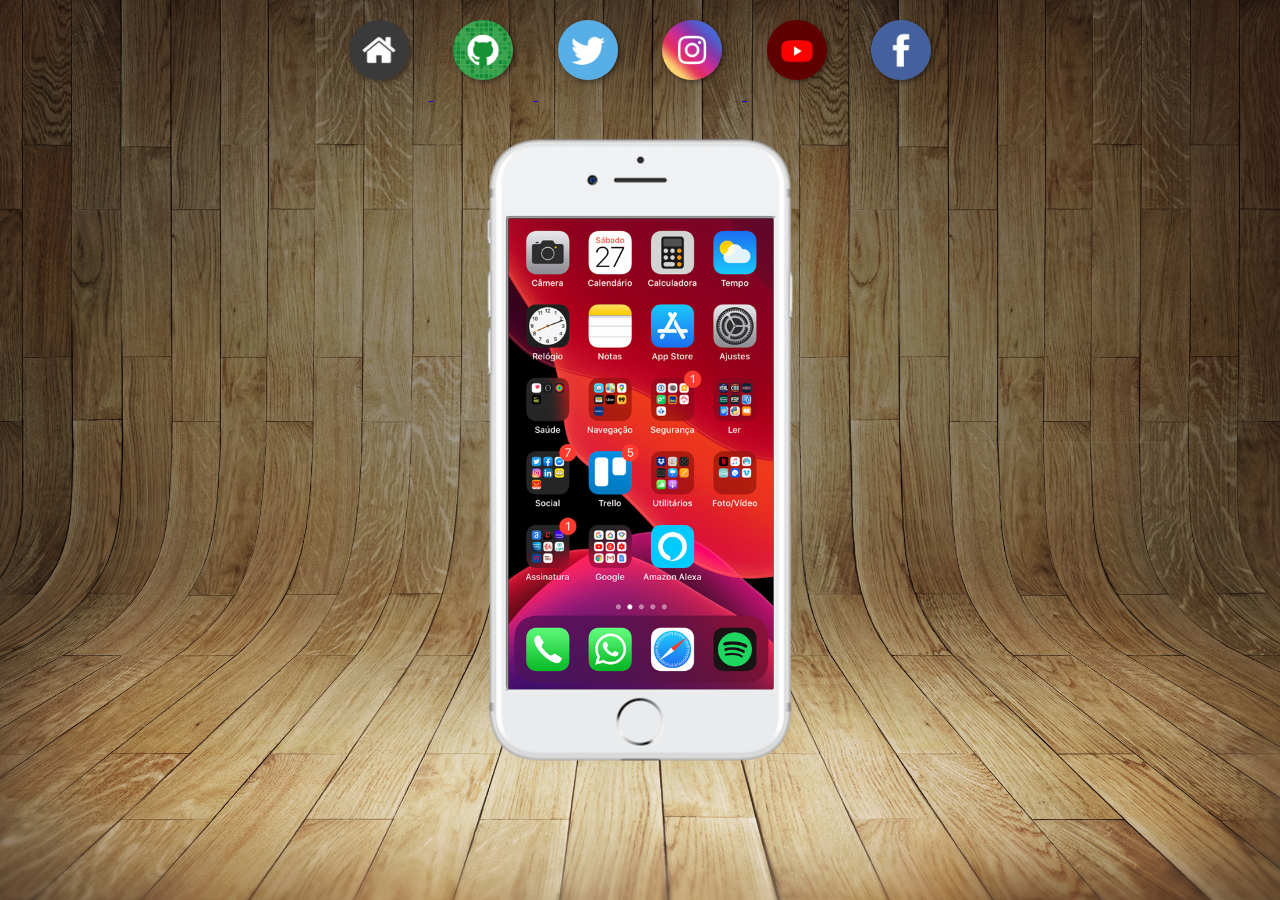
<file: index.html>
<!DOCTYPE html>
<html lang="pt-br">
<head>
    <meta charset="UTF-8">
    <meta http-equiv="X-UA-Compatible" content="IE=edge">
    <meta name="viewport" content="width=device-width, initial-scale=1.0">
    <link rel="shortcut icon" href="favicon.ico" type="image/x-icon">
    <link rel="stylesheet" href="estilos/style.css">
    <title>Projeto redes sociais</title>
</head>
<body>
    <main>
        <section id="telefone">
            <iframe src="home.html" name="tela" id="tela">
                Seu navegador não é compatível com isso.
            </iframe>
        </section>

        <section id="redes-sociais">
            <a href="home.html" target="tela"> <img src="imagens/logo-home.jpg" alt="home"> </a> 

            <a href="github.html" target="tela"> <img src="imagens/logo-github.jpg" alt="github"> </a> 

            <a href="twiter.html" target="tela"> <img src="imagens/logo-twitter.jpg" alt="twiter"></a> 

            <a href="instagram.html" target="tela"> <img src="imagens/logo-instagram.jpg" alt="instagram"> </a> 

            <a href="youtube.html" target="tela"> <img src="imagens/logo-youtube.jpg" alt="youtube"></a>
            

            <a href="facebook.html" target="tela"> <img src="imagens/logo-facebook.jpg" alt="facebook"></a>


        </section>
    </main>
</body>
</html>
</file>
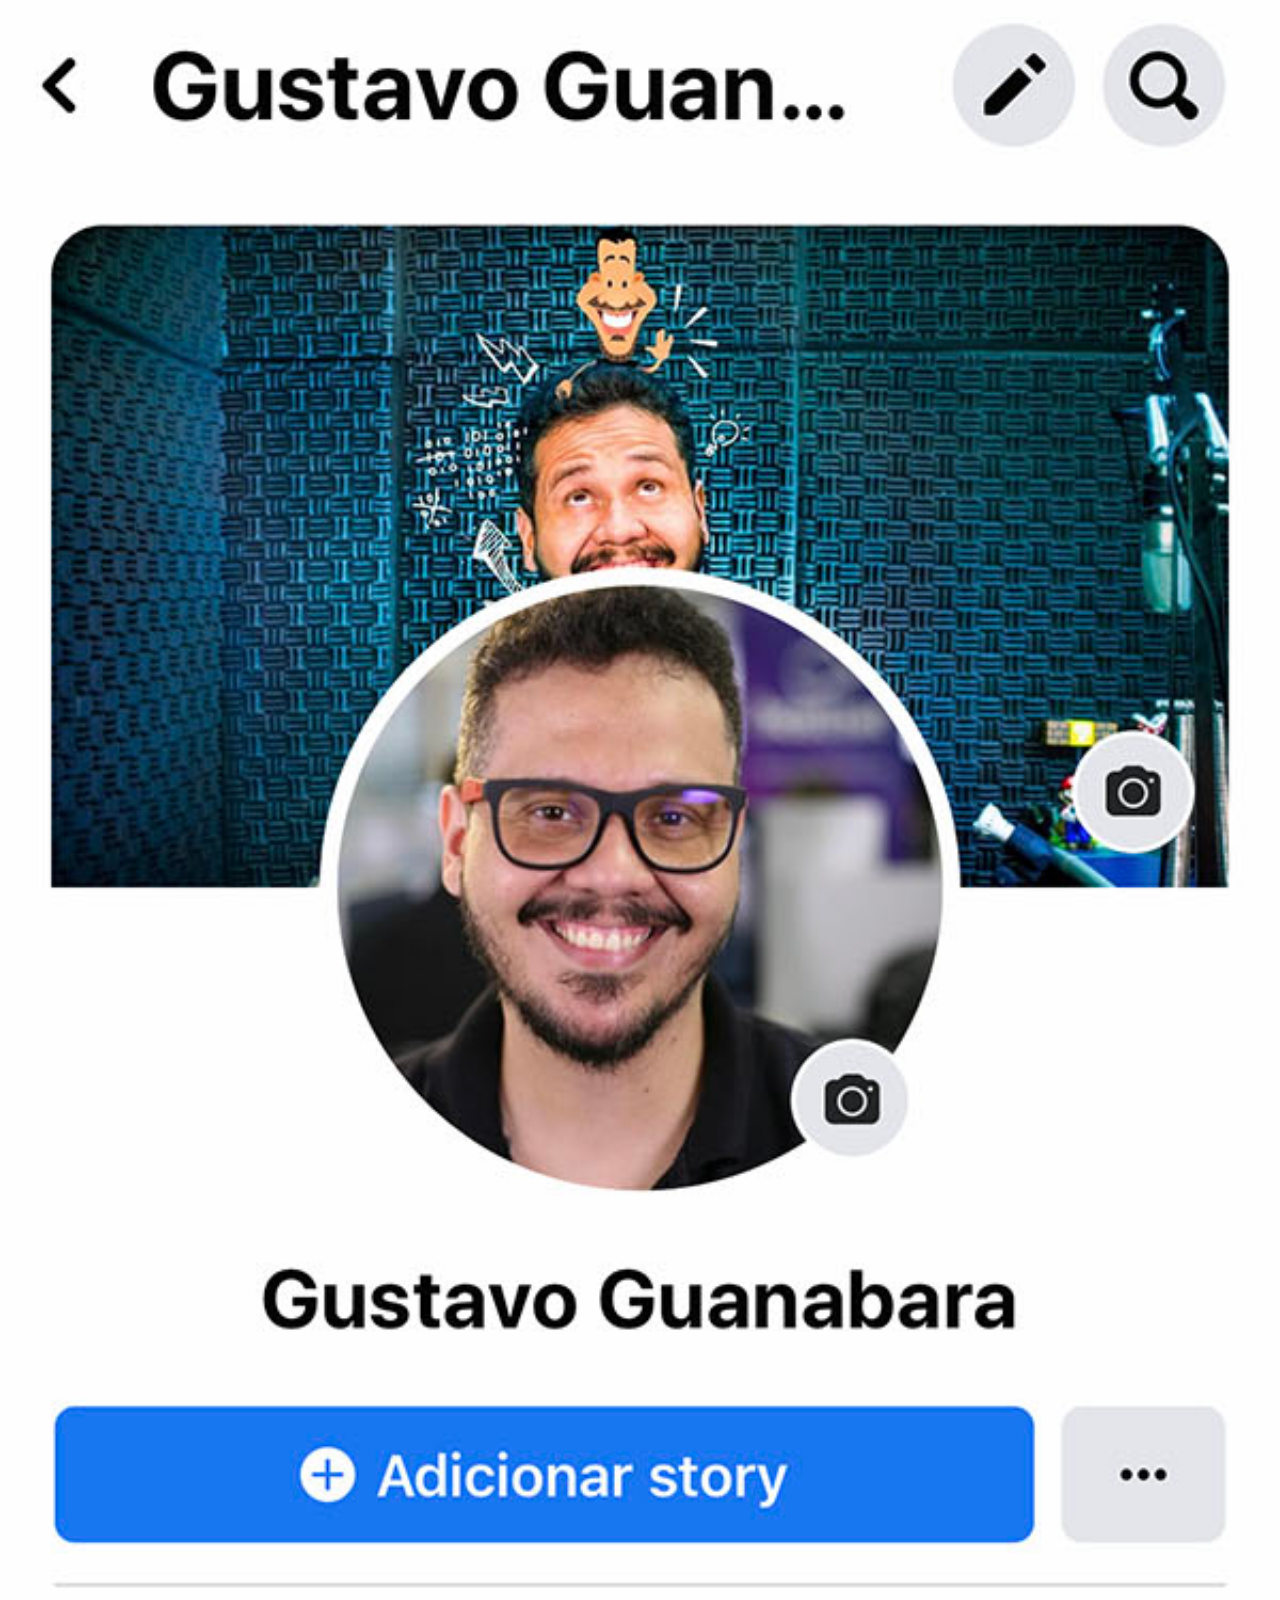
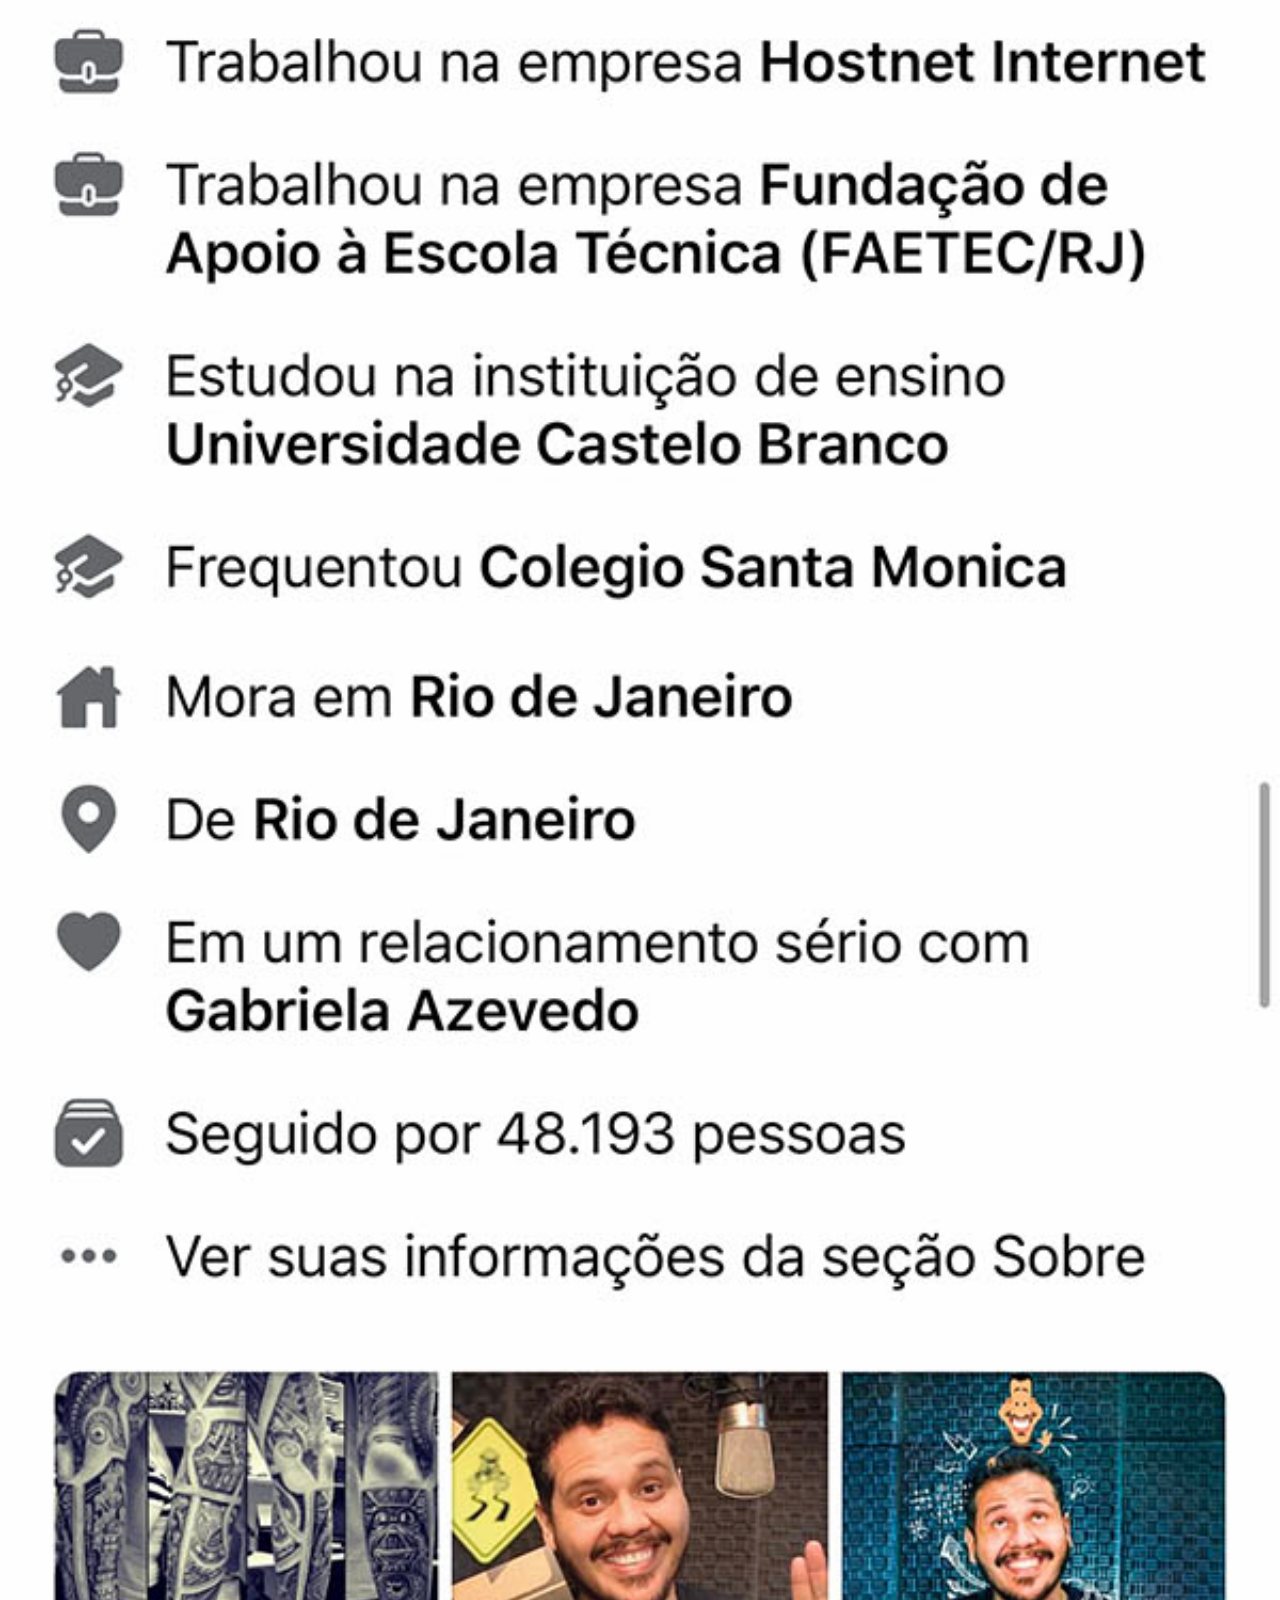
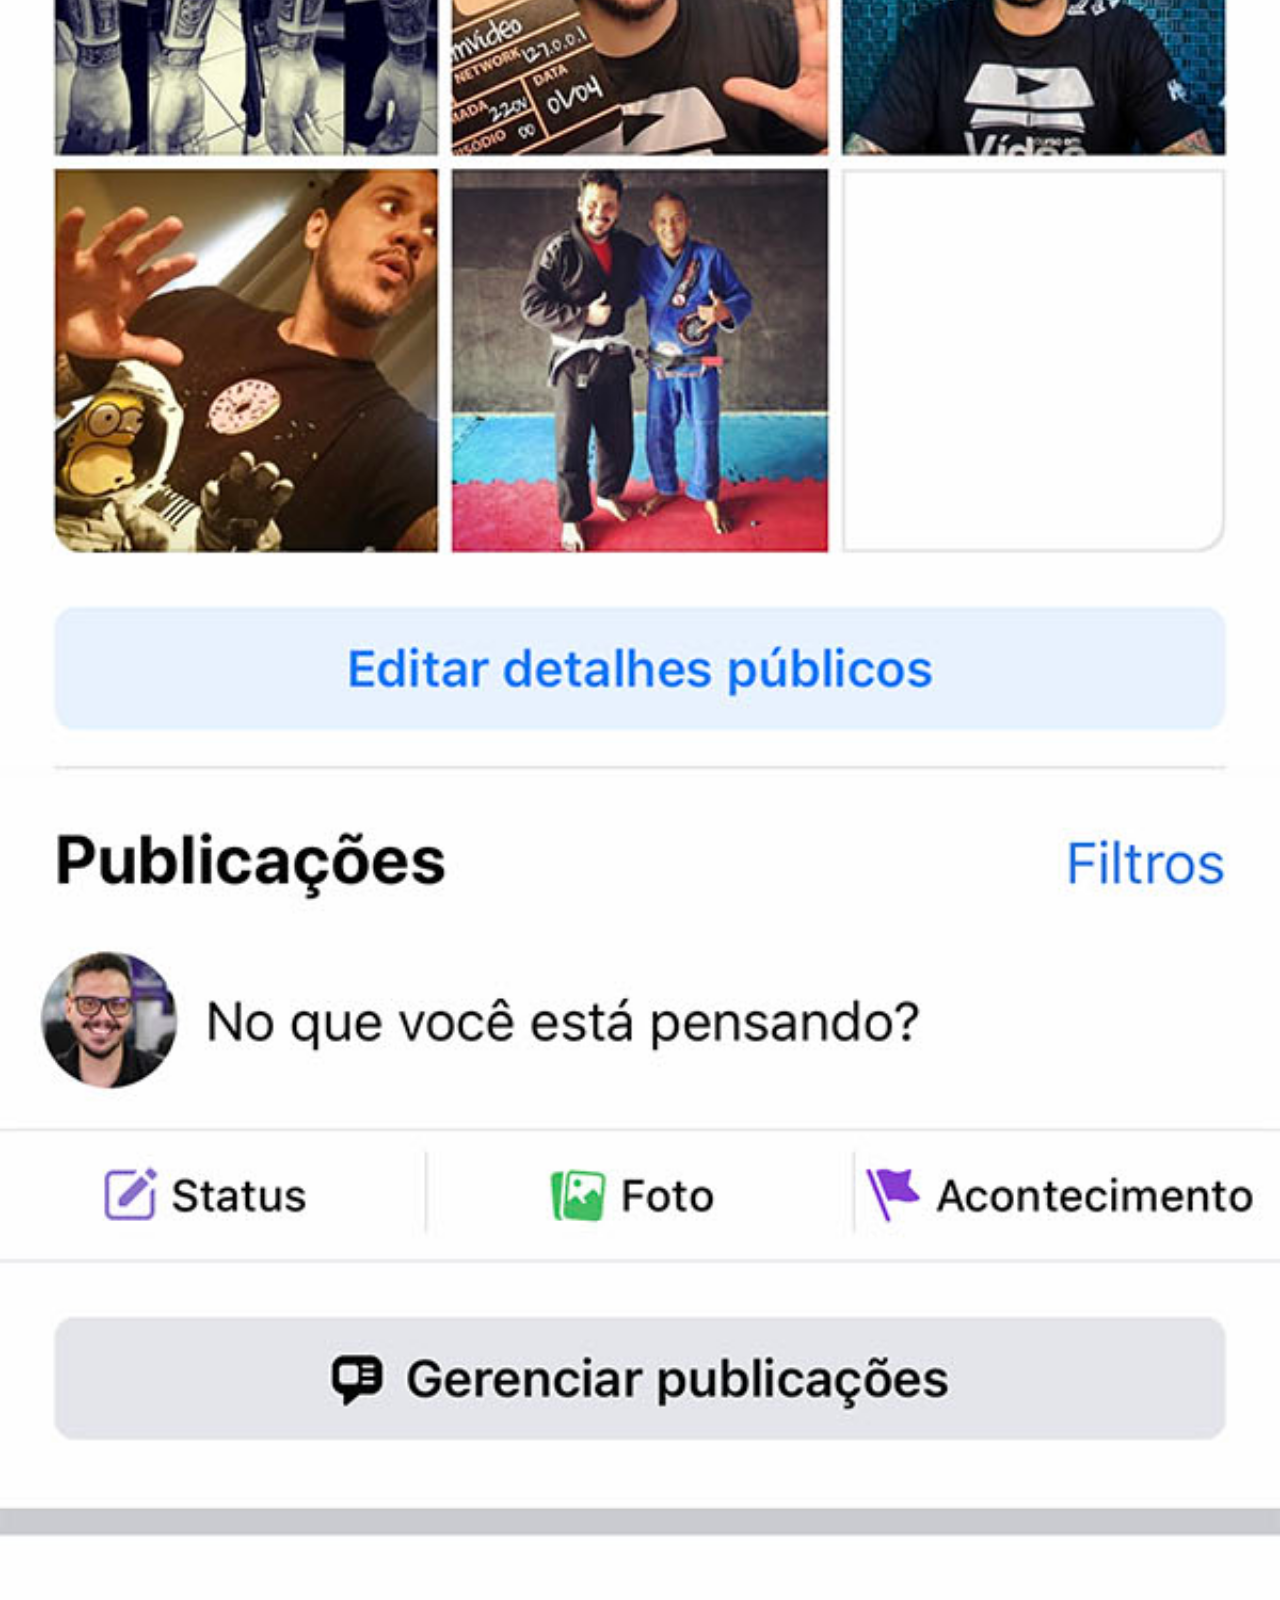
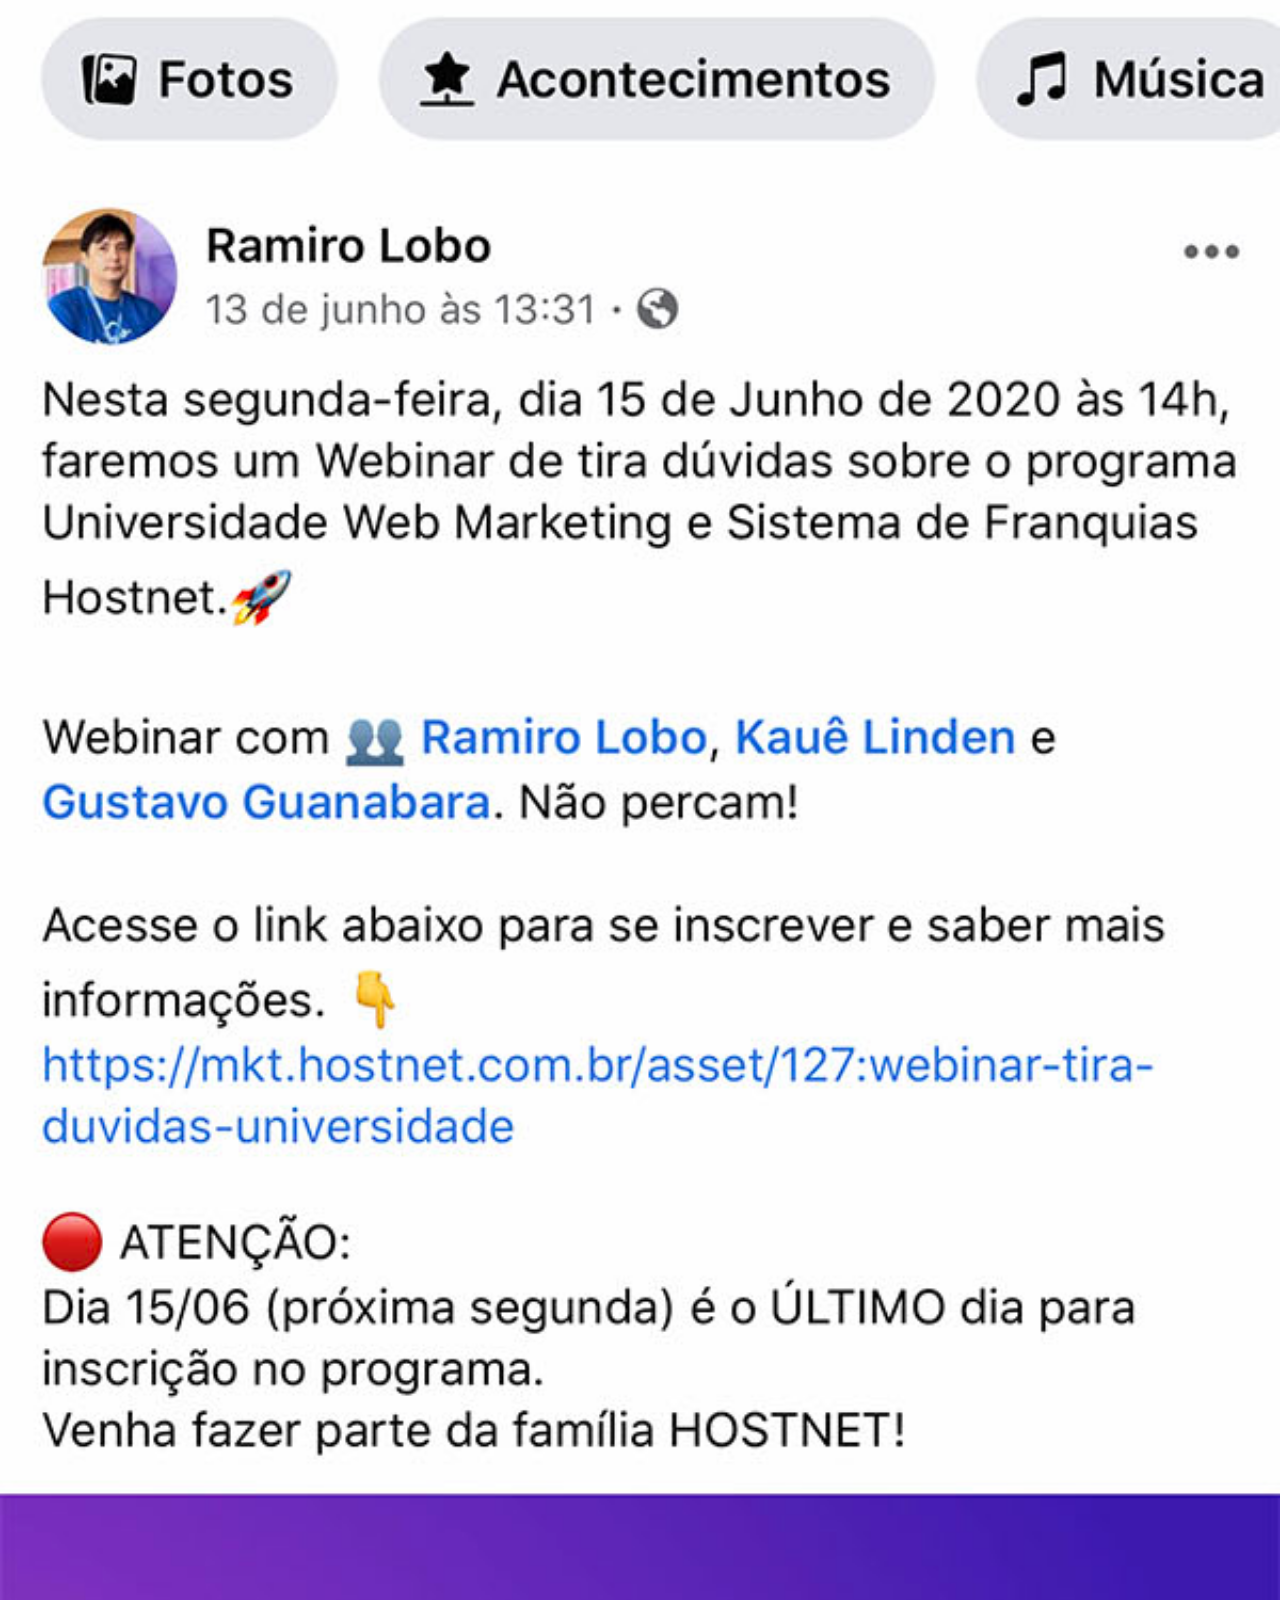
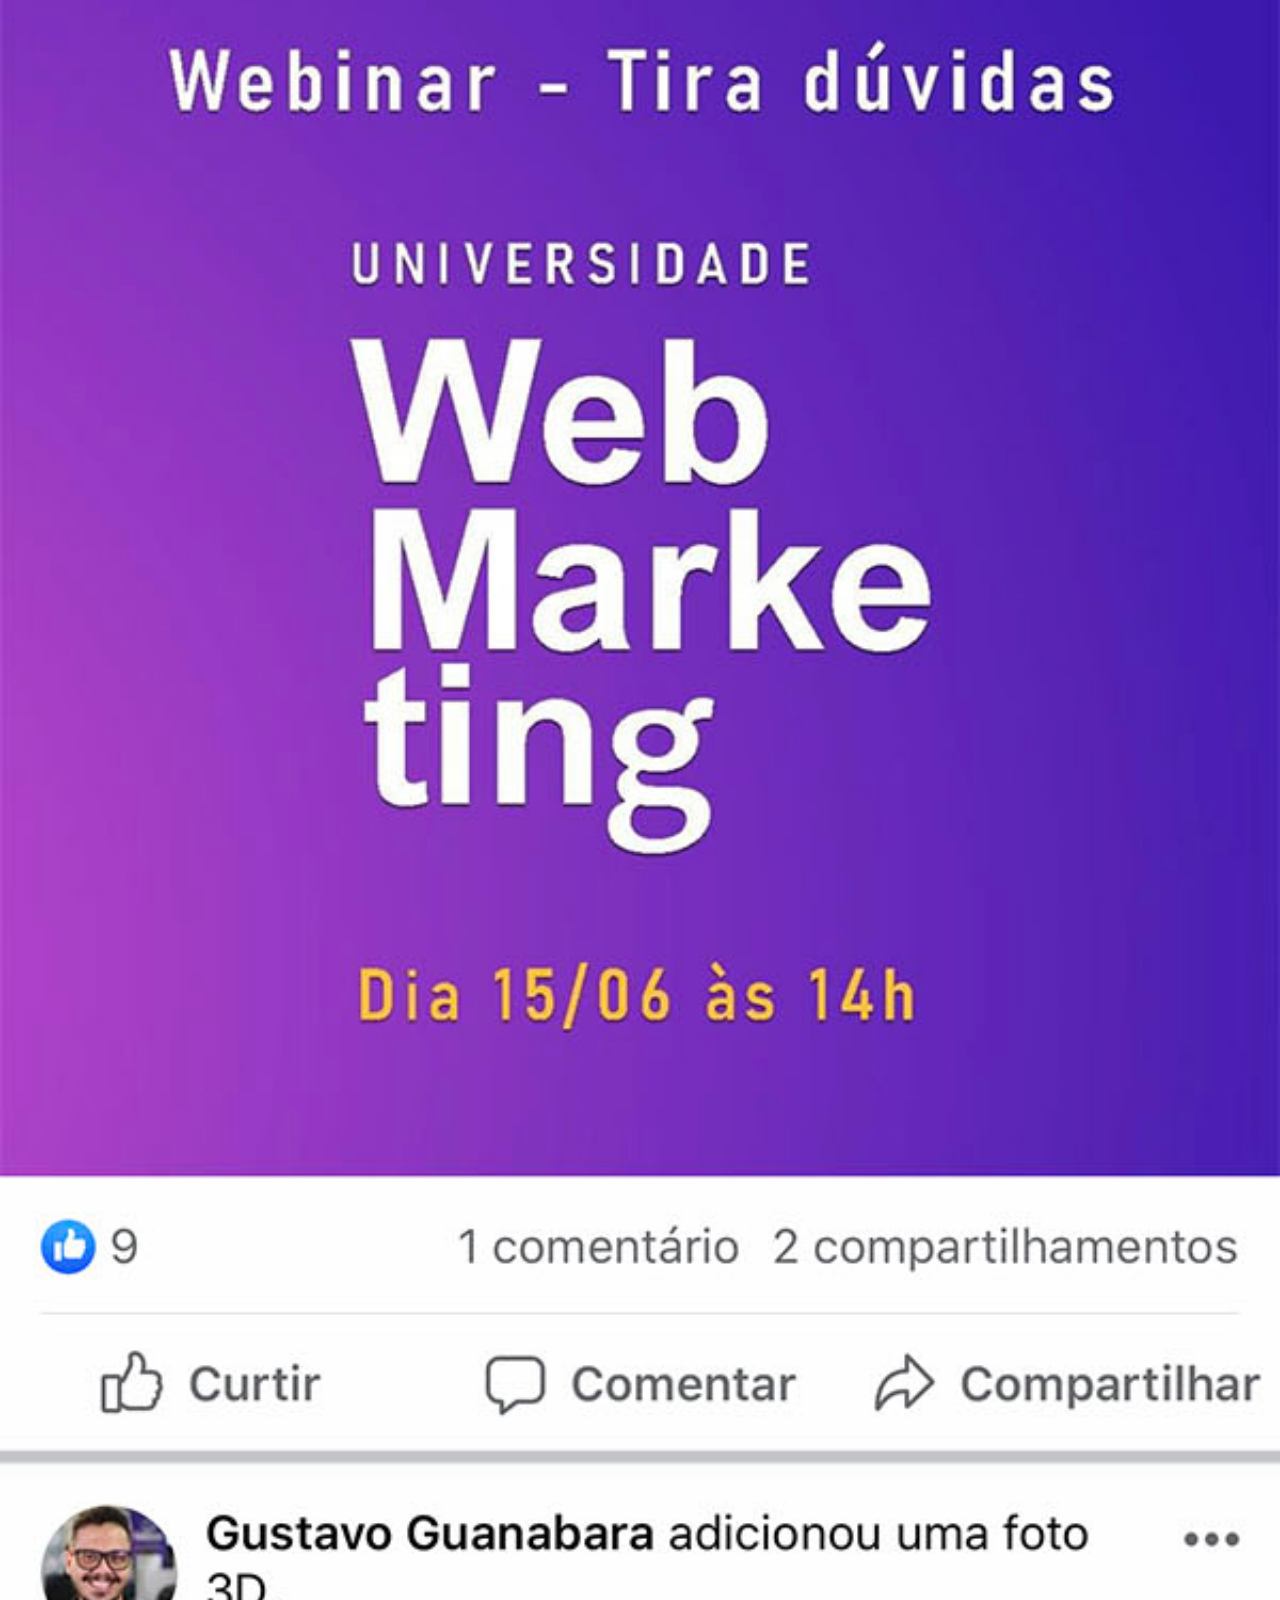
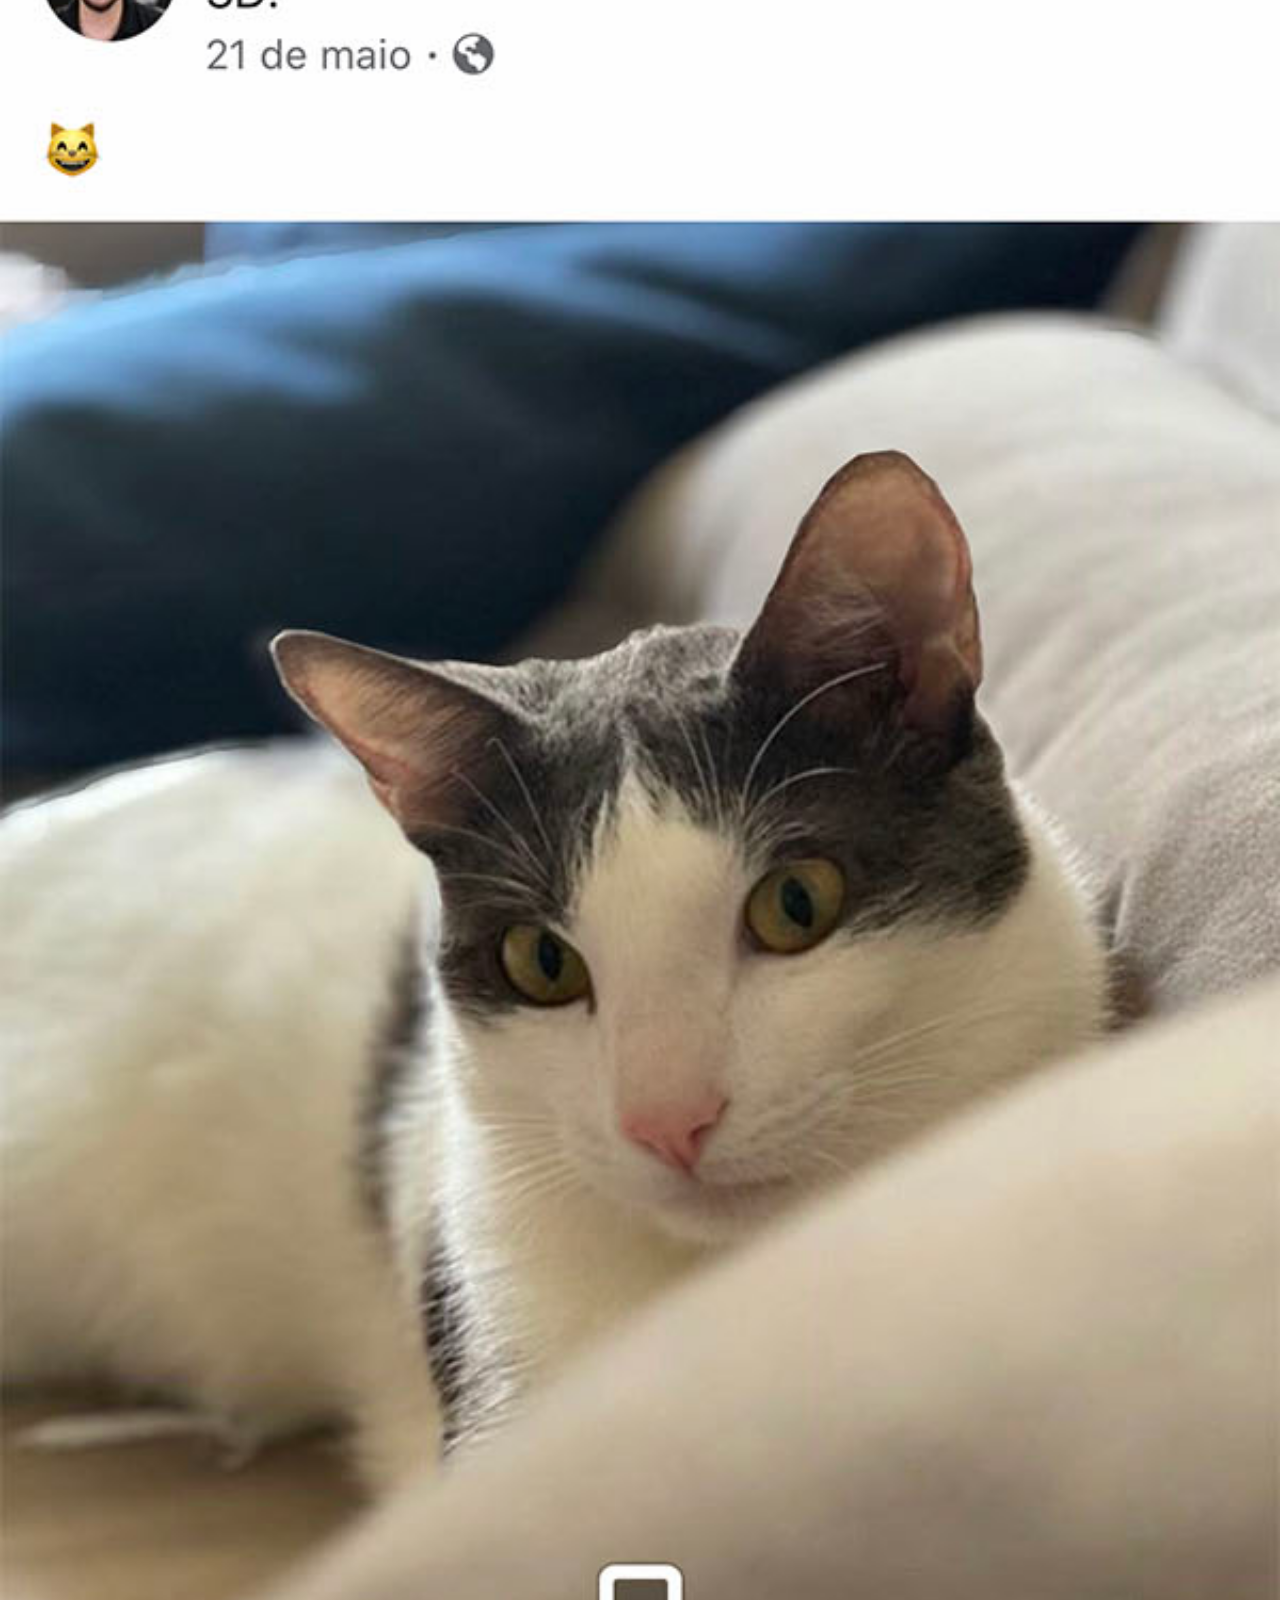
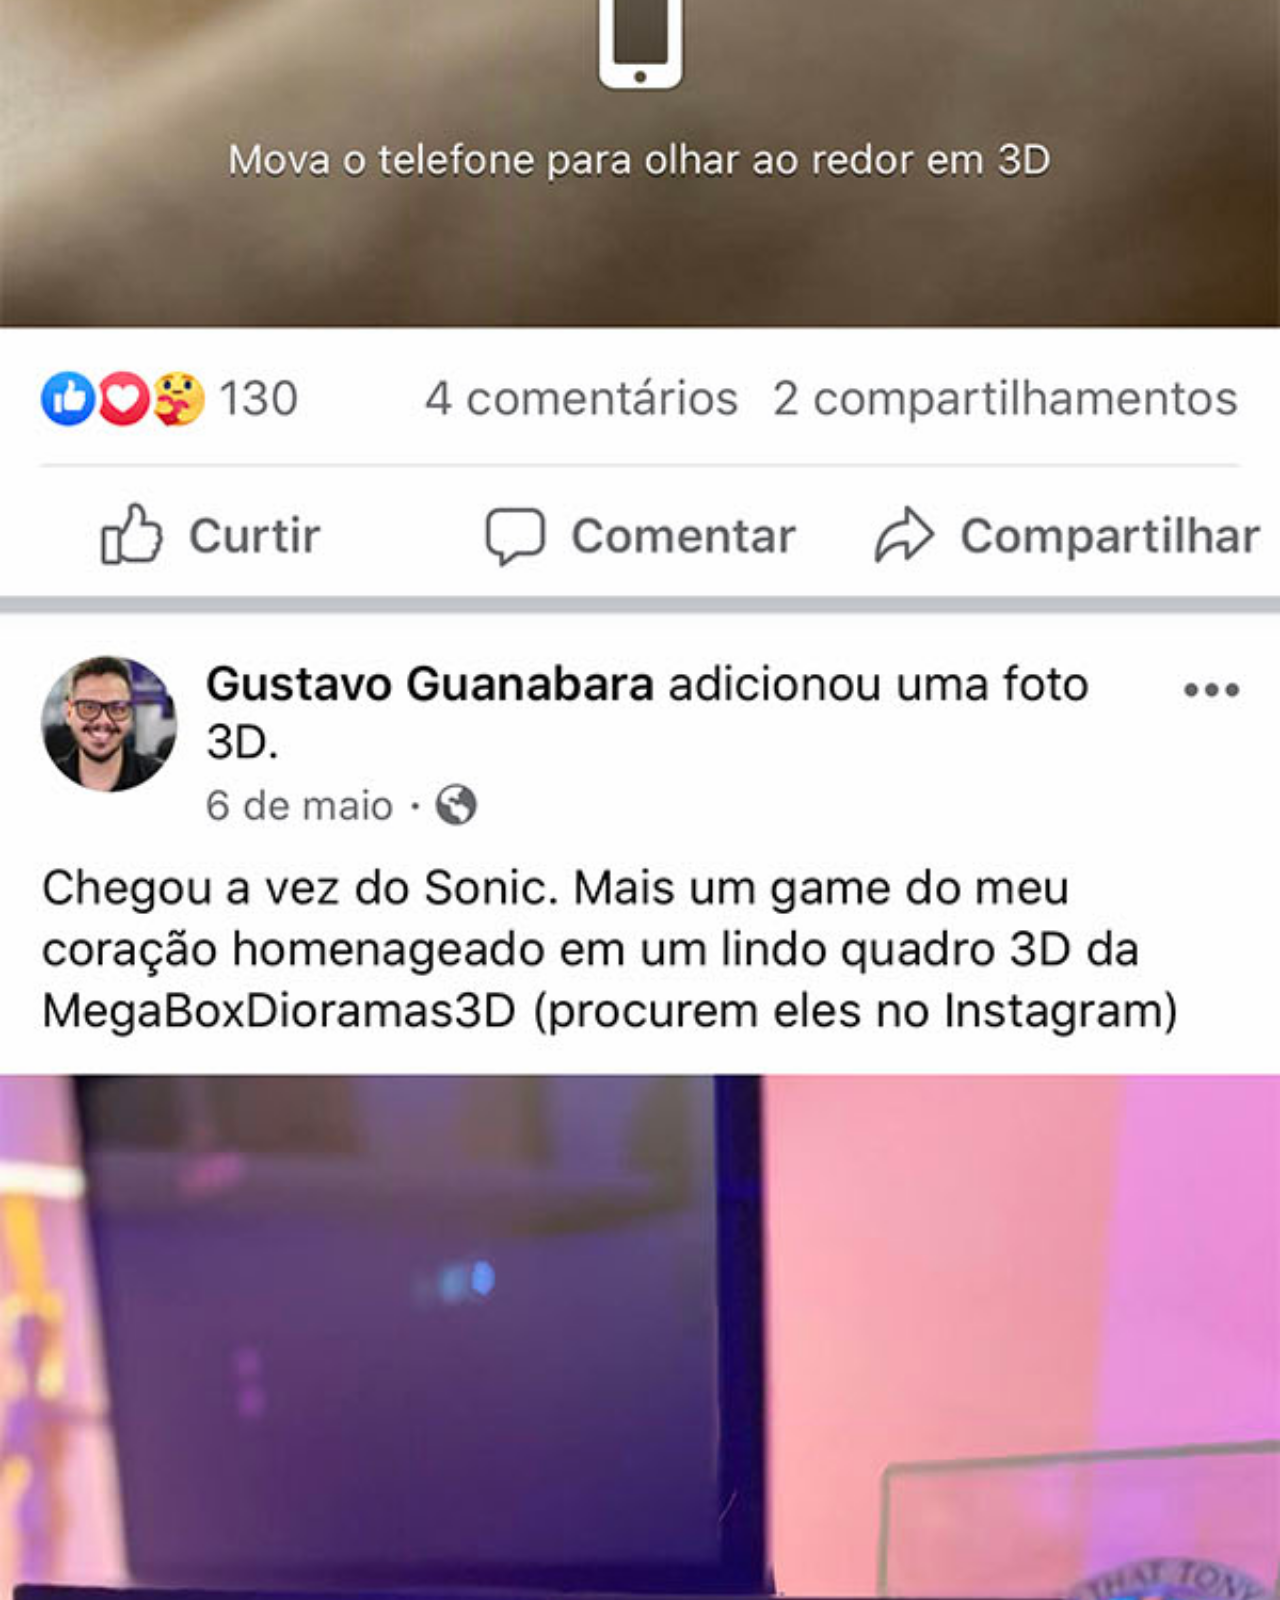
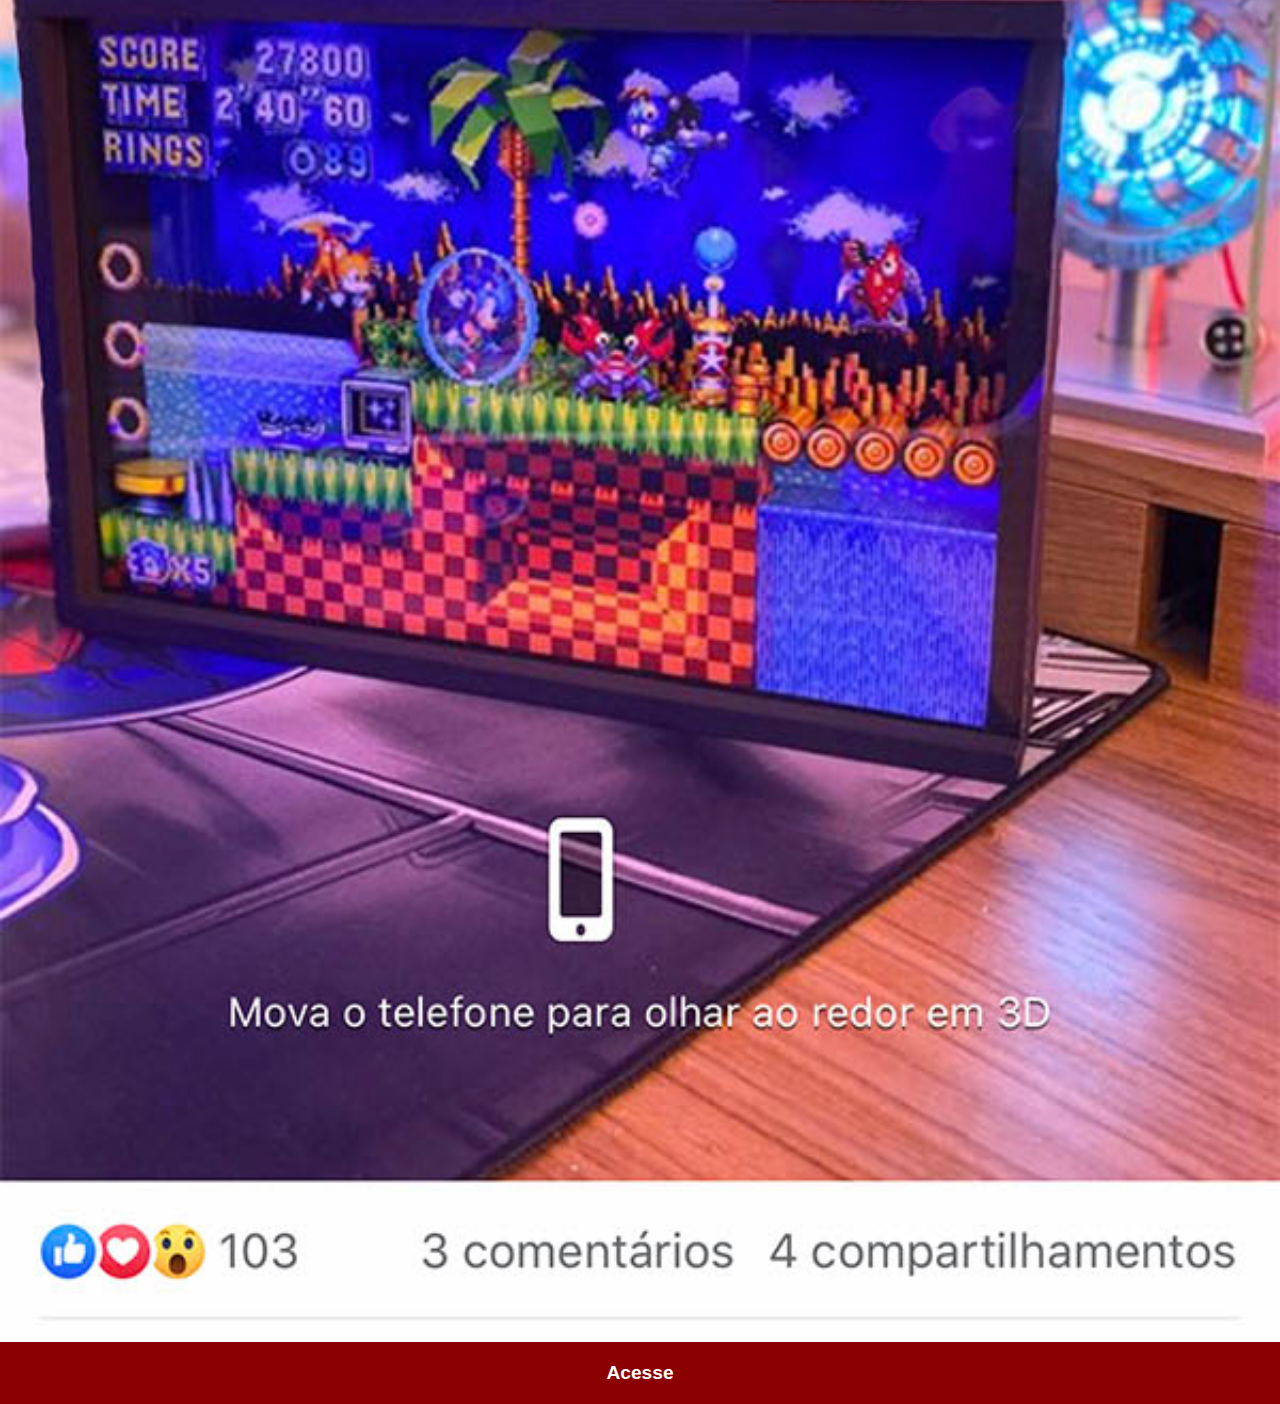
<file: facebook.html>
<!DOCTYPE html>
<html lang="pt-br">
<head>
    <meta charset="UTF-8">
    <meta http-equiv="X-UA-Compatible" content="IE=edge">
    <meta name="viewport" content="width=device-width, initial-scale=1.0">
    <title>Facebook</title>

    <link rel="stylesheet" href="estilos/social.css">
</head>
<body>
    <img src="imagens/tela-facebook.jpg" alt="facebook">

    <a href="https://www.facebook.com/gustavoguanabara" target="_blank">Acesse</a>

</body>
</html>
</file>
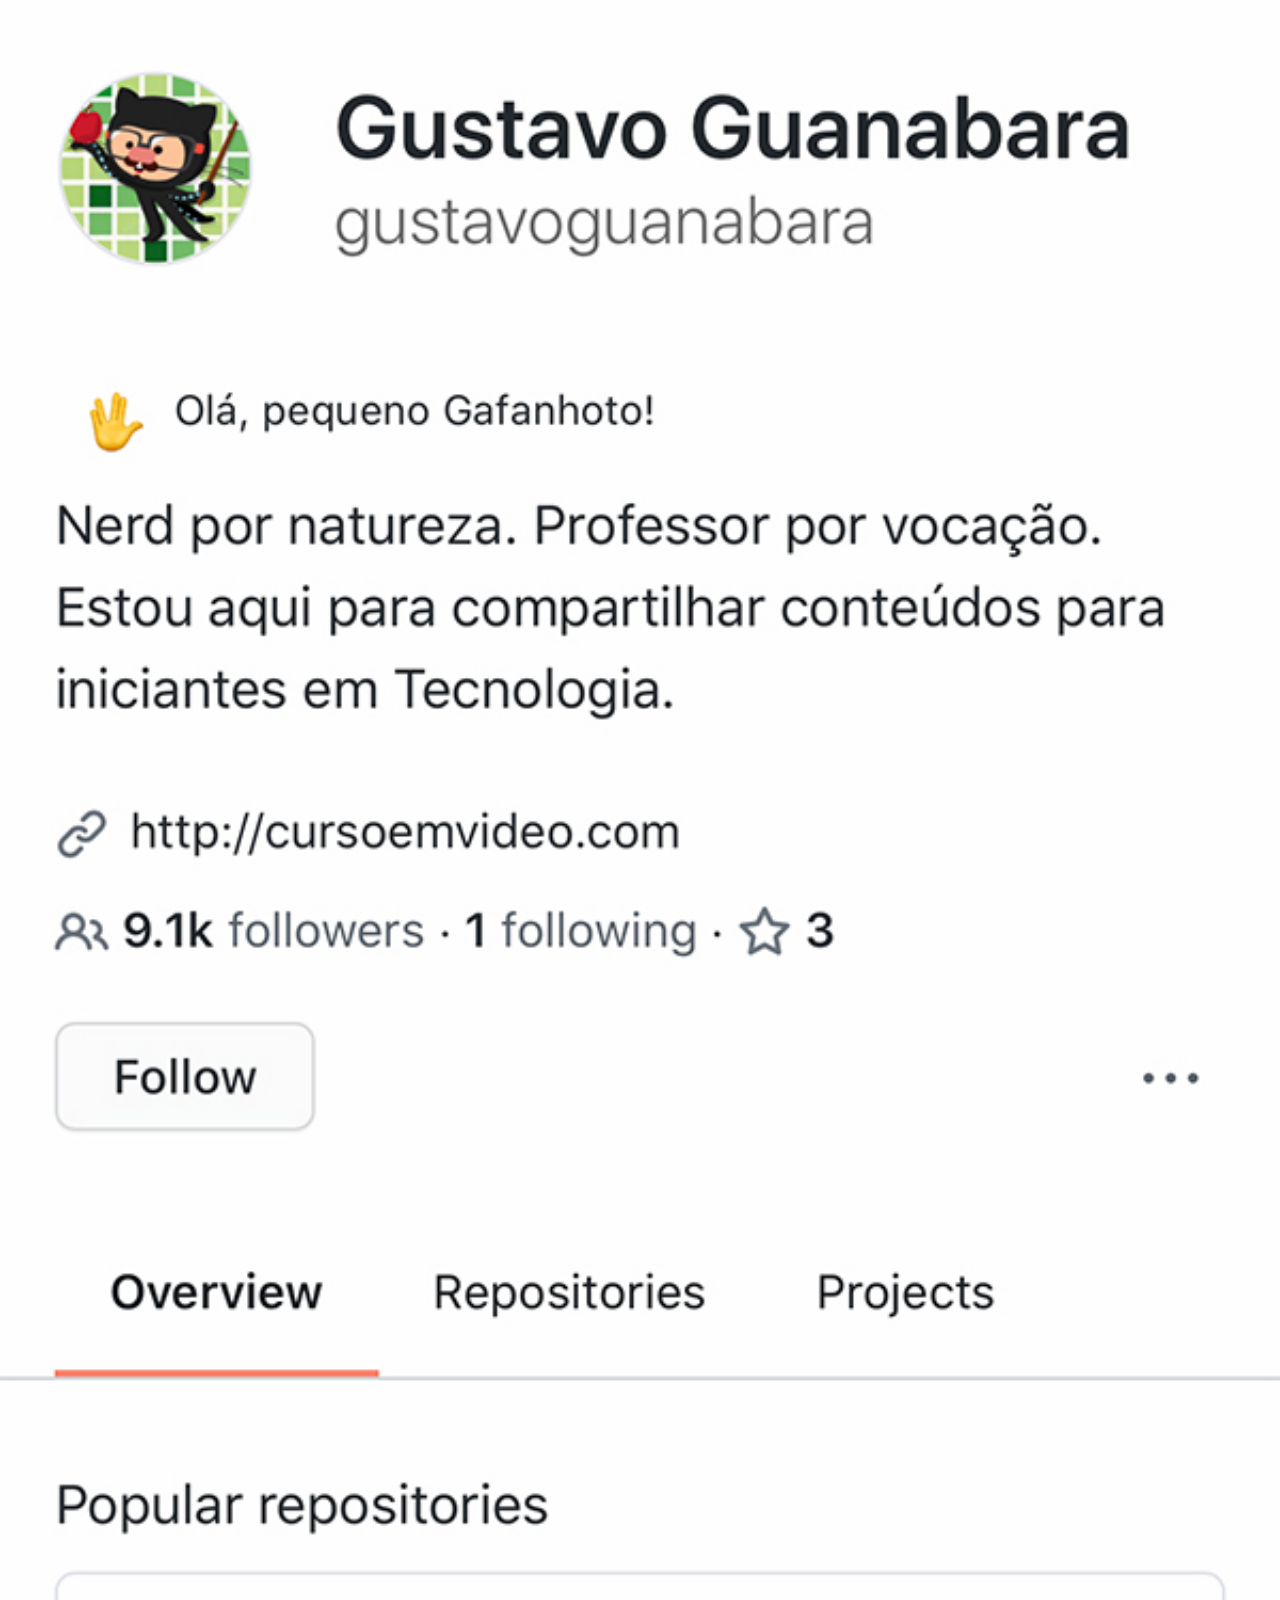
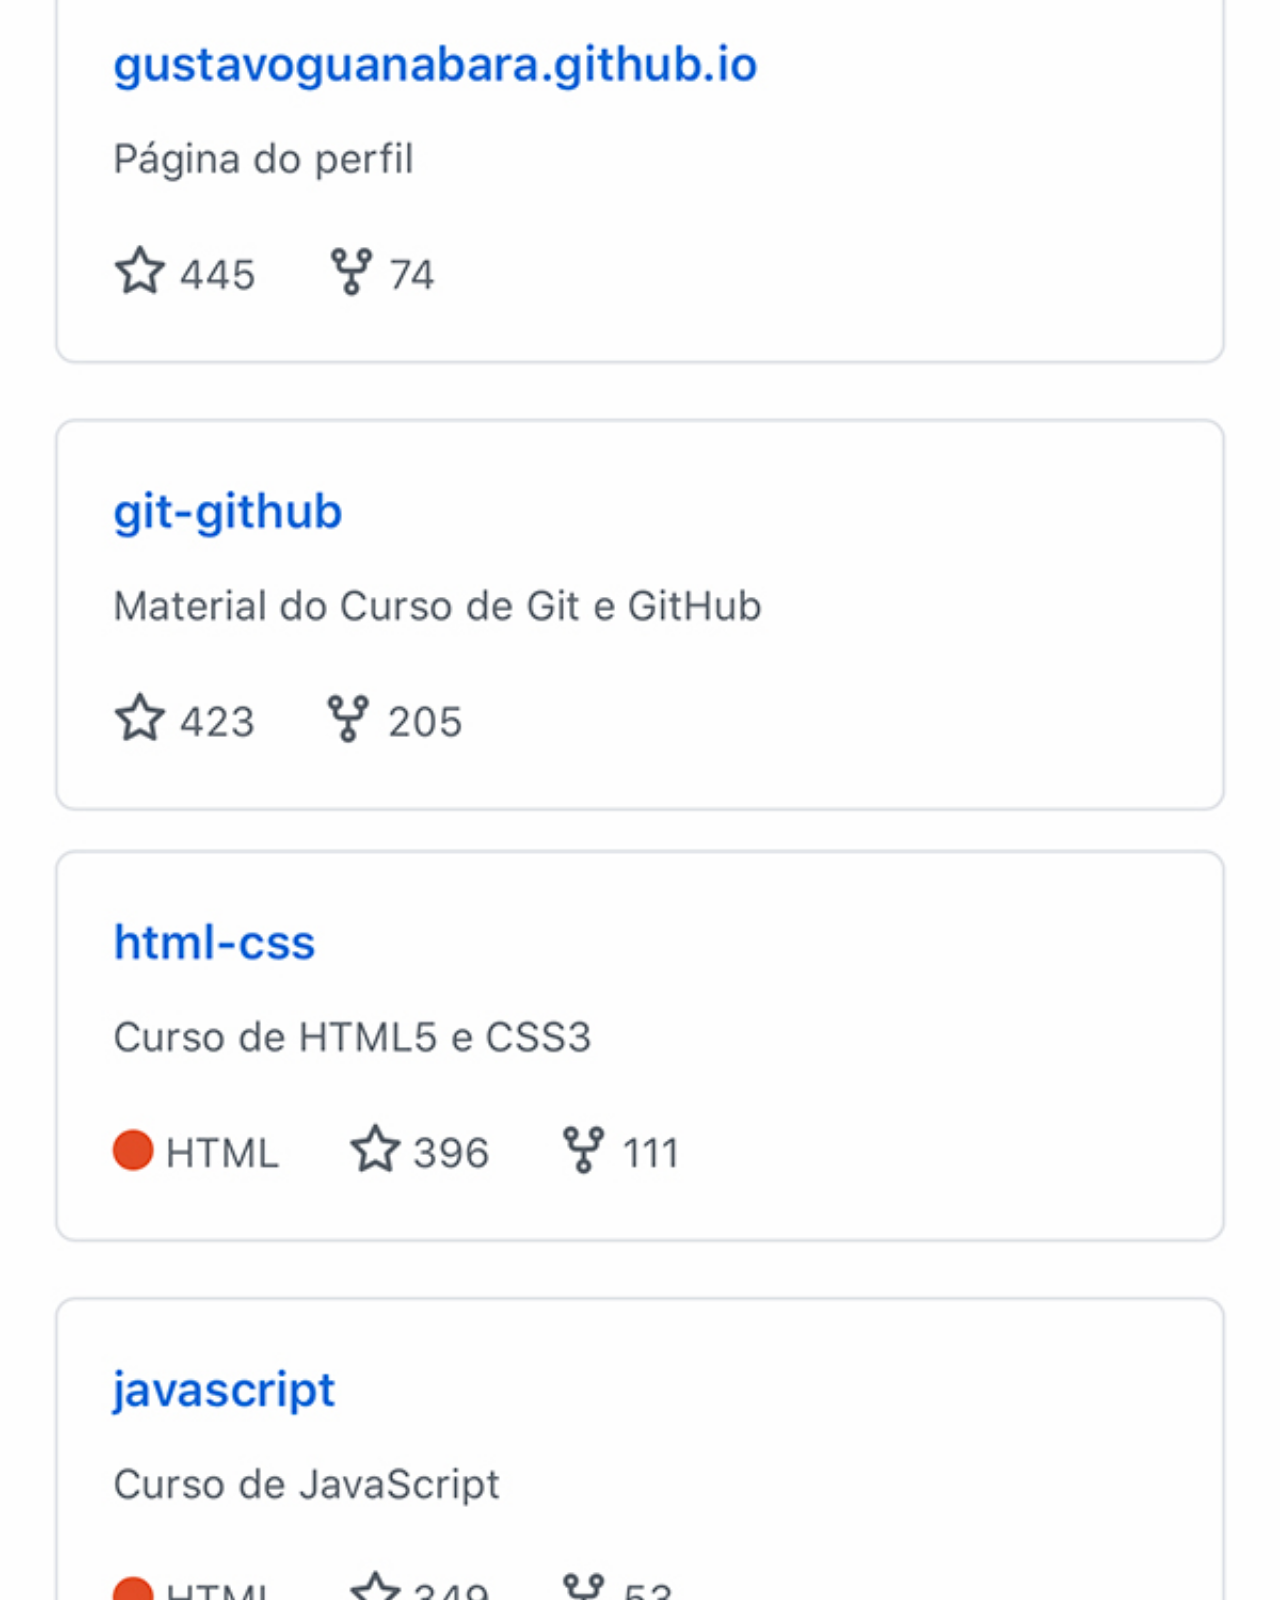
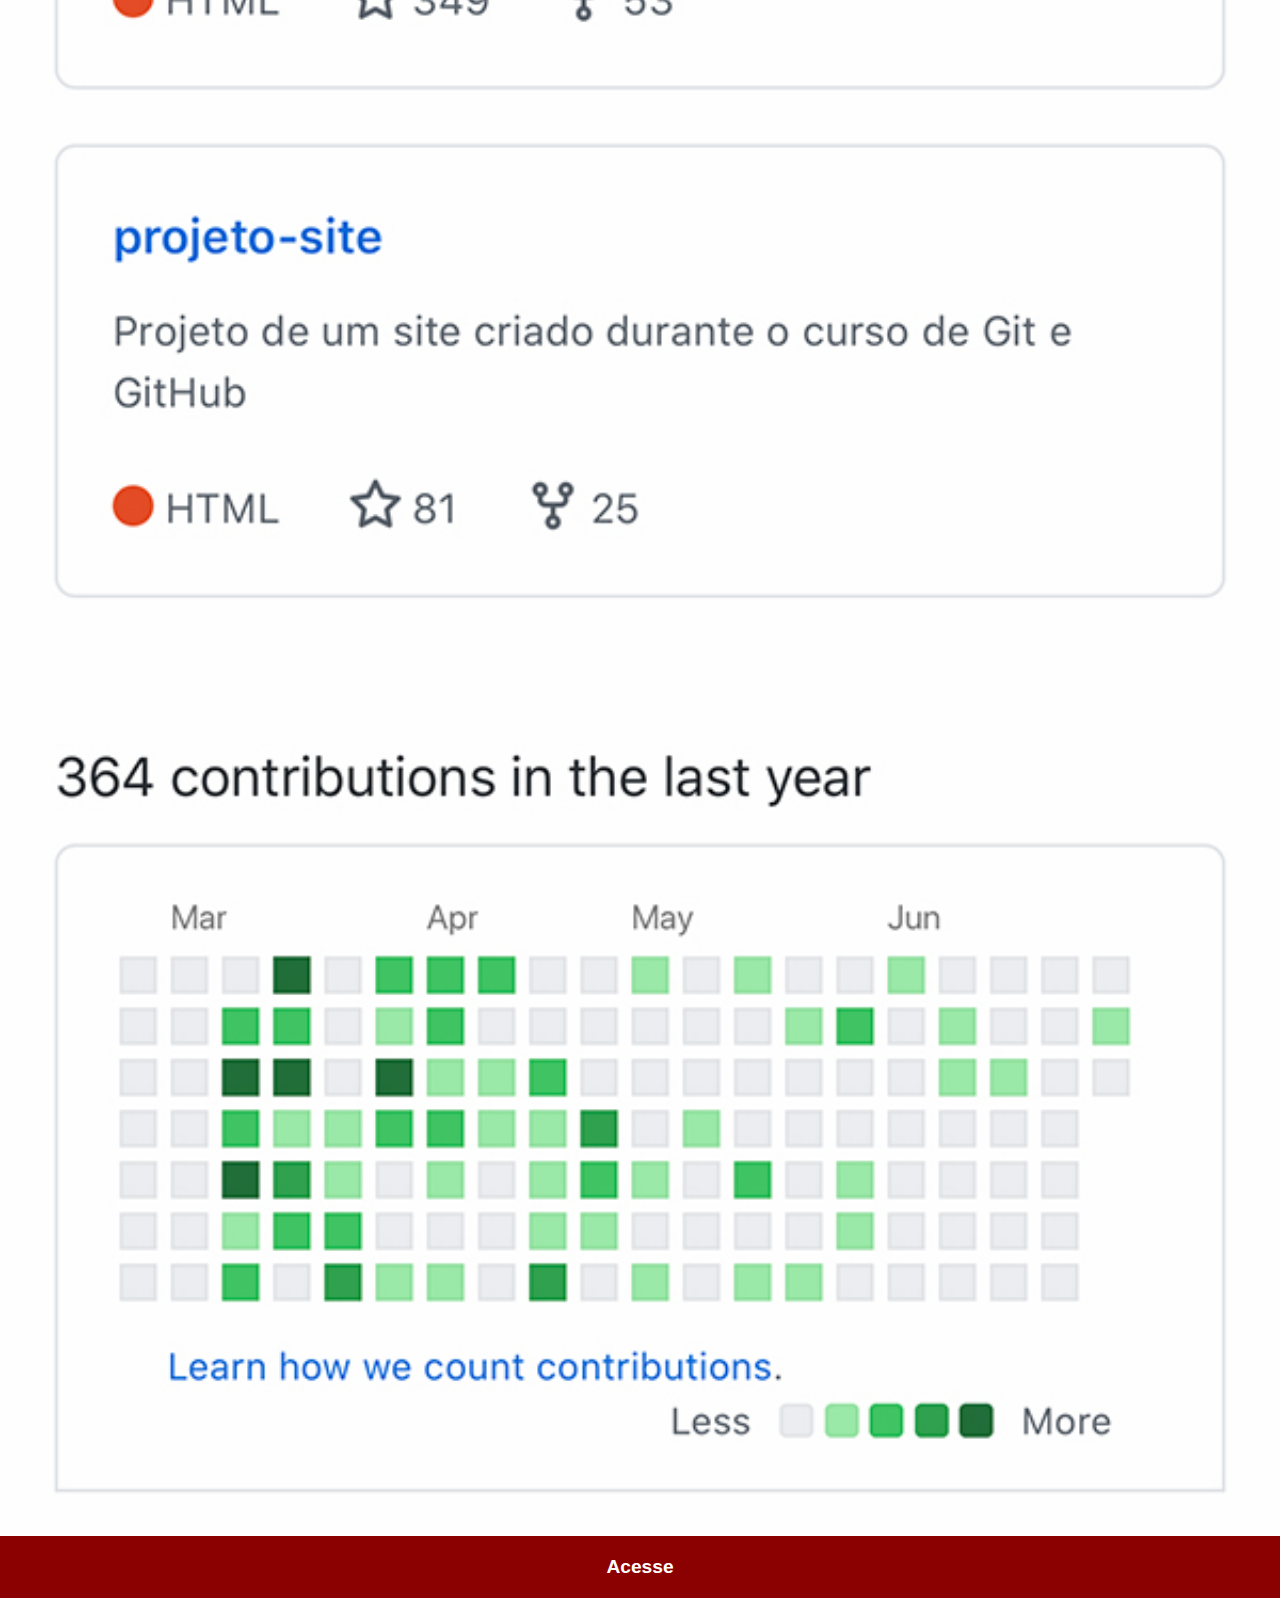
<file: github.html>
<!DOCTYPE html>
<html lang="en">
<head>
    <meta charset="UTF-8">
    <meta http-equiv="X-UA-Compatible" content="IE=edge">
    <meta name="viewport" content="width=device-width, initial-scale=1.0">
    <title>Github</title>
    <link rel="stylesheet" href="estilos/social.css">
</head>
<body>
    <img src="imagens/tela-github.jpg" alt="github">
    
    <a href="https://github.com/gustavoguanabara" target="_blank">Acesse</a>

</body>
</html>
</file>
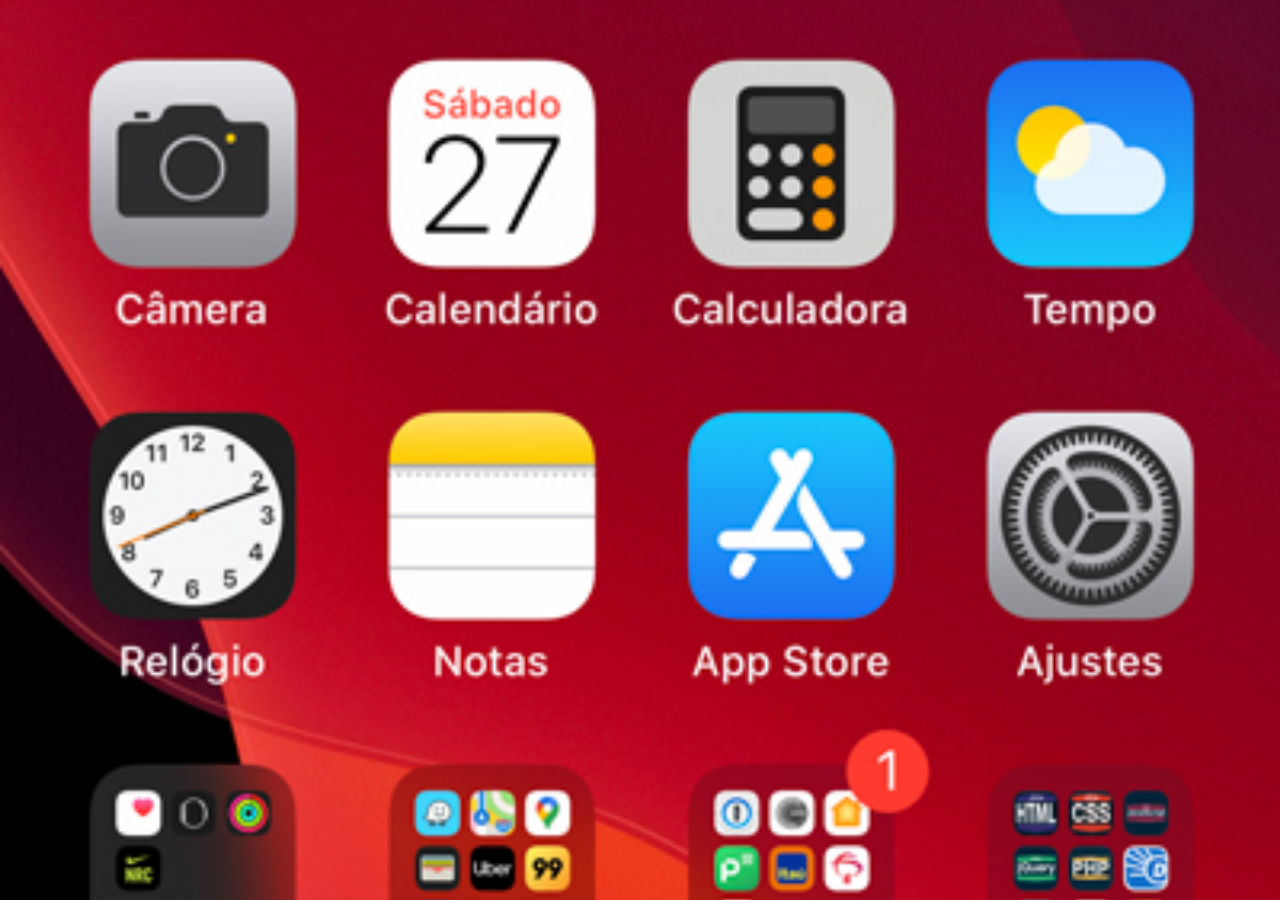
<file: home.html>
<!DOCTYPE html>
<html lang="pt-br">
<head>
    <meta charset="UTF-8">
    <meta http-equiv="X-UA-Compatible" content="IE=edge">
    <meta name="viewport" content="width=device-width, initial-scale=1.0">
    <title>Home</title>
</head>
<style>
    * {
        margin: 0px;
        padding: 0px;
    }

    body {
        height: 100vh;
        width: 100vw;
        background: black url(imagens/tela-home.jpg) no-repeat top center;
        background-size: cover;

    }
</style>
<body>
    
</body>
</html>
</file>
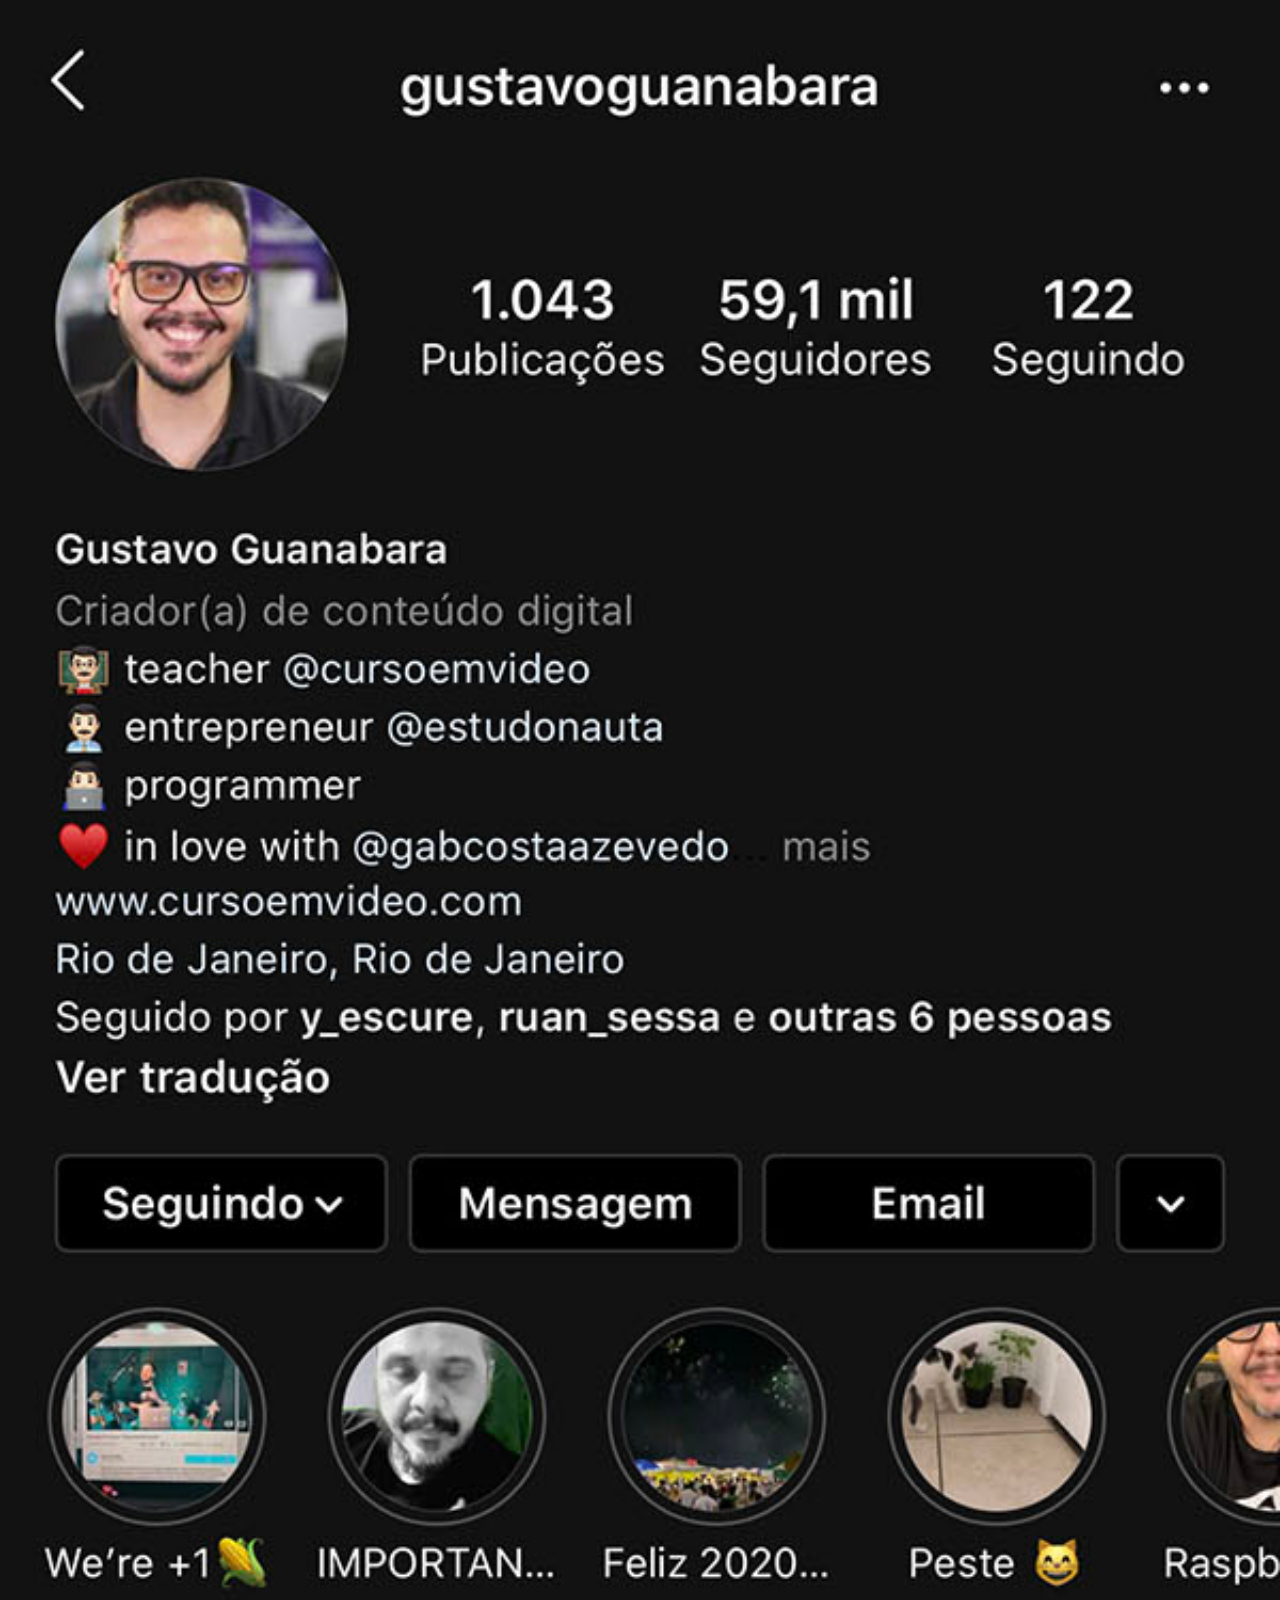
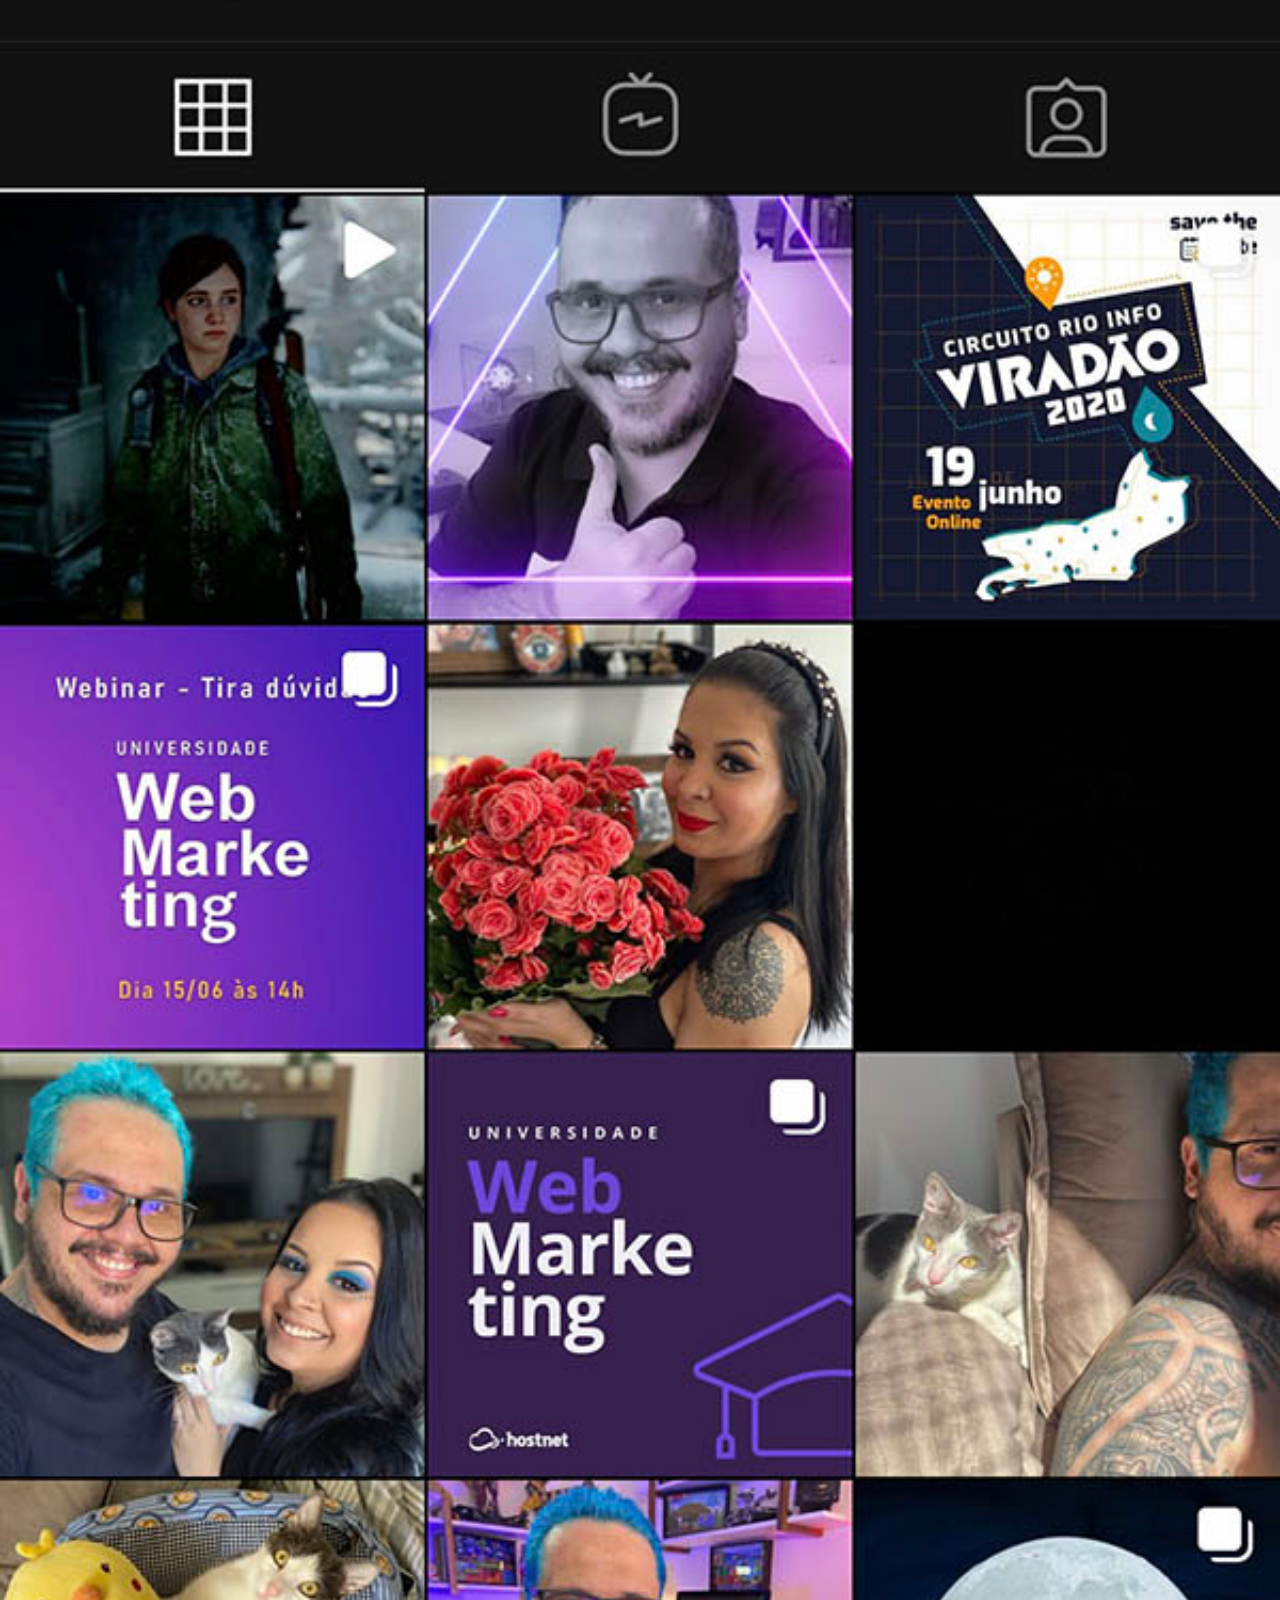
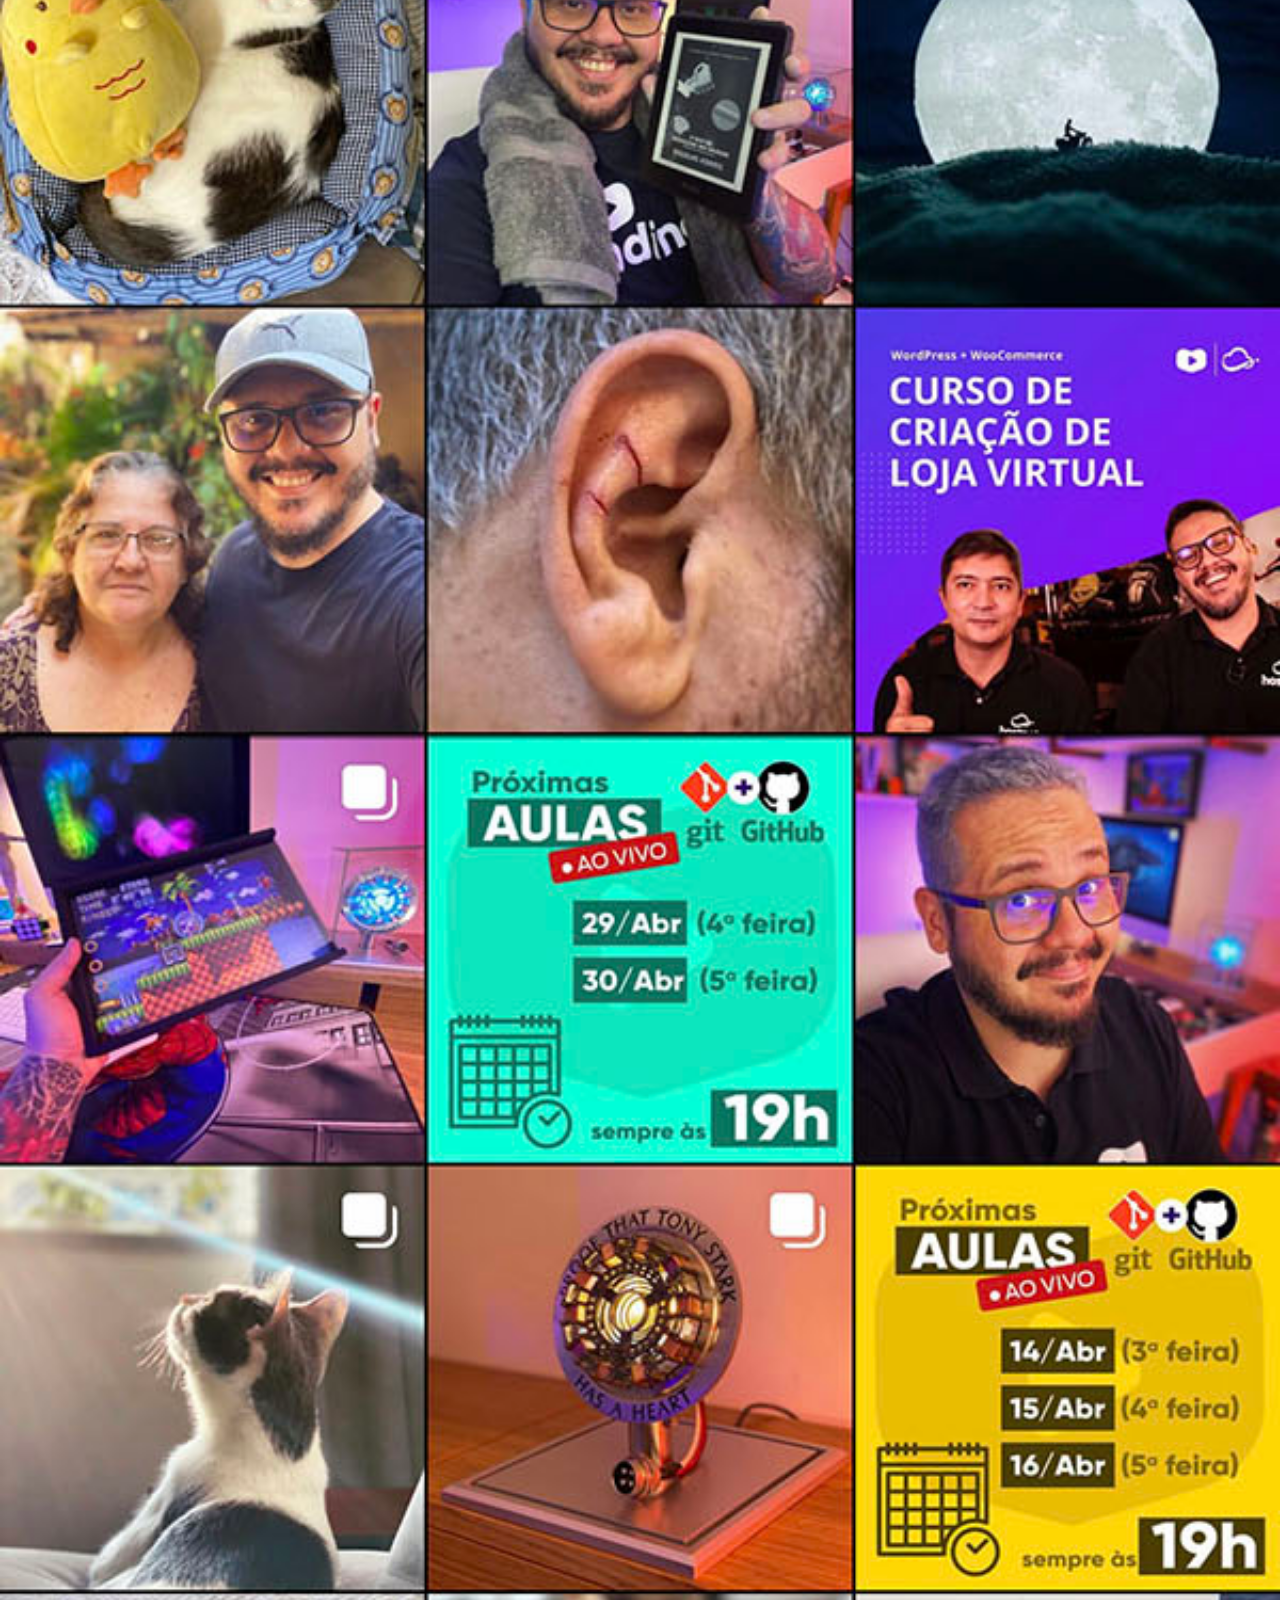
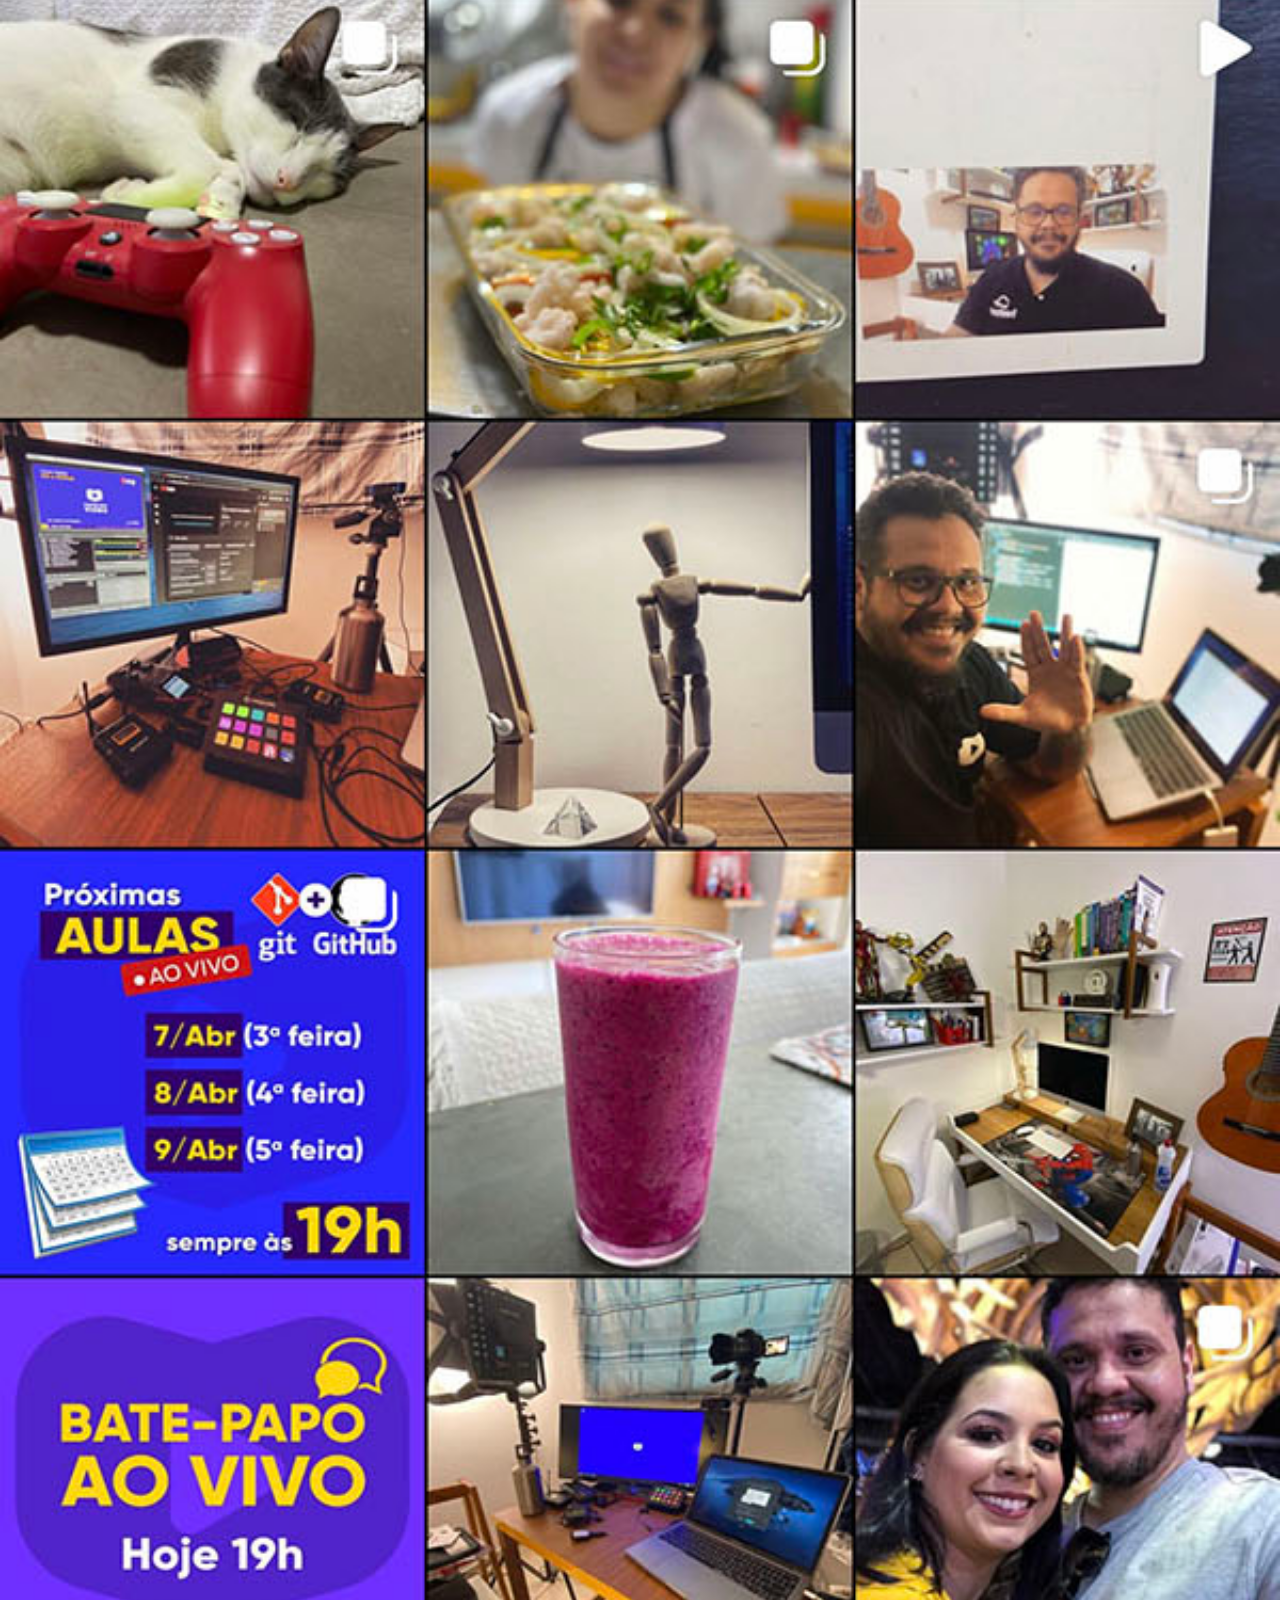
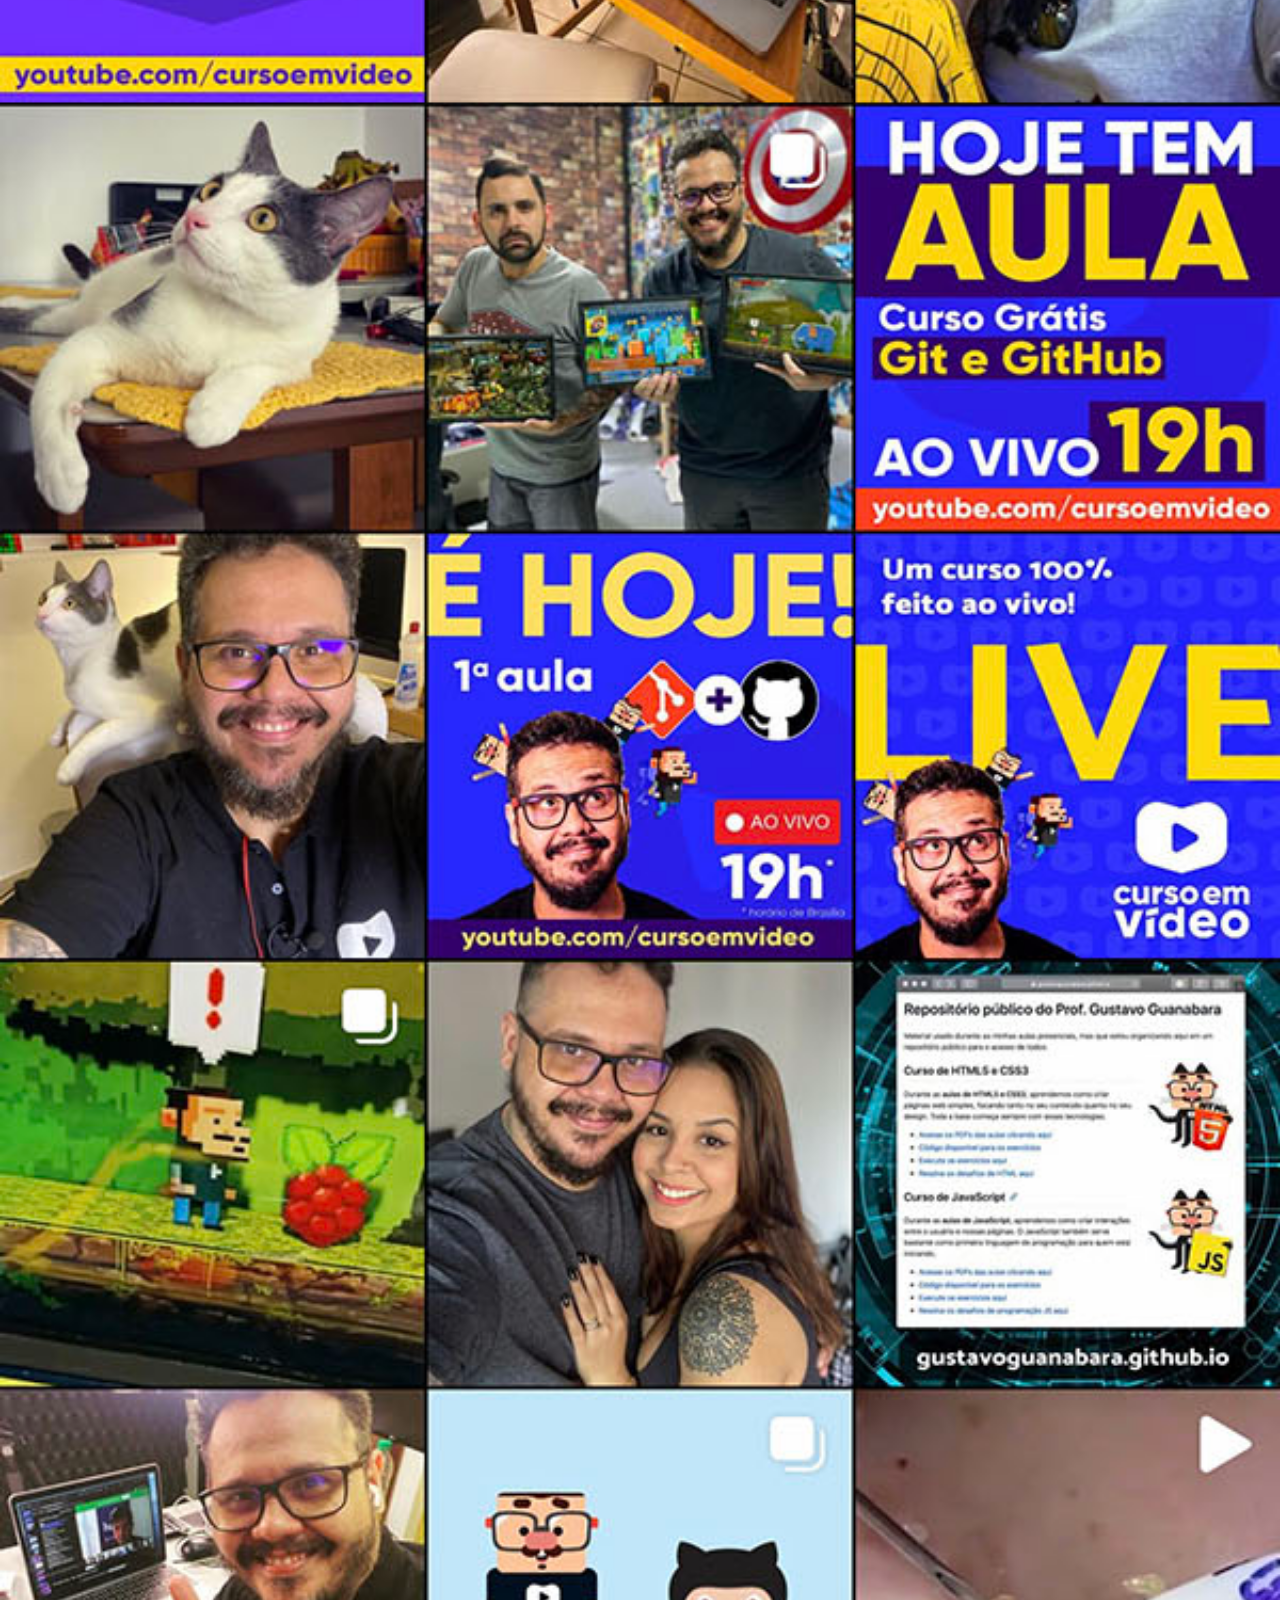
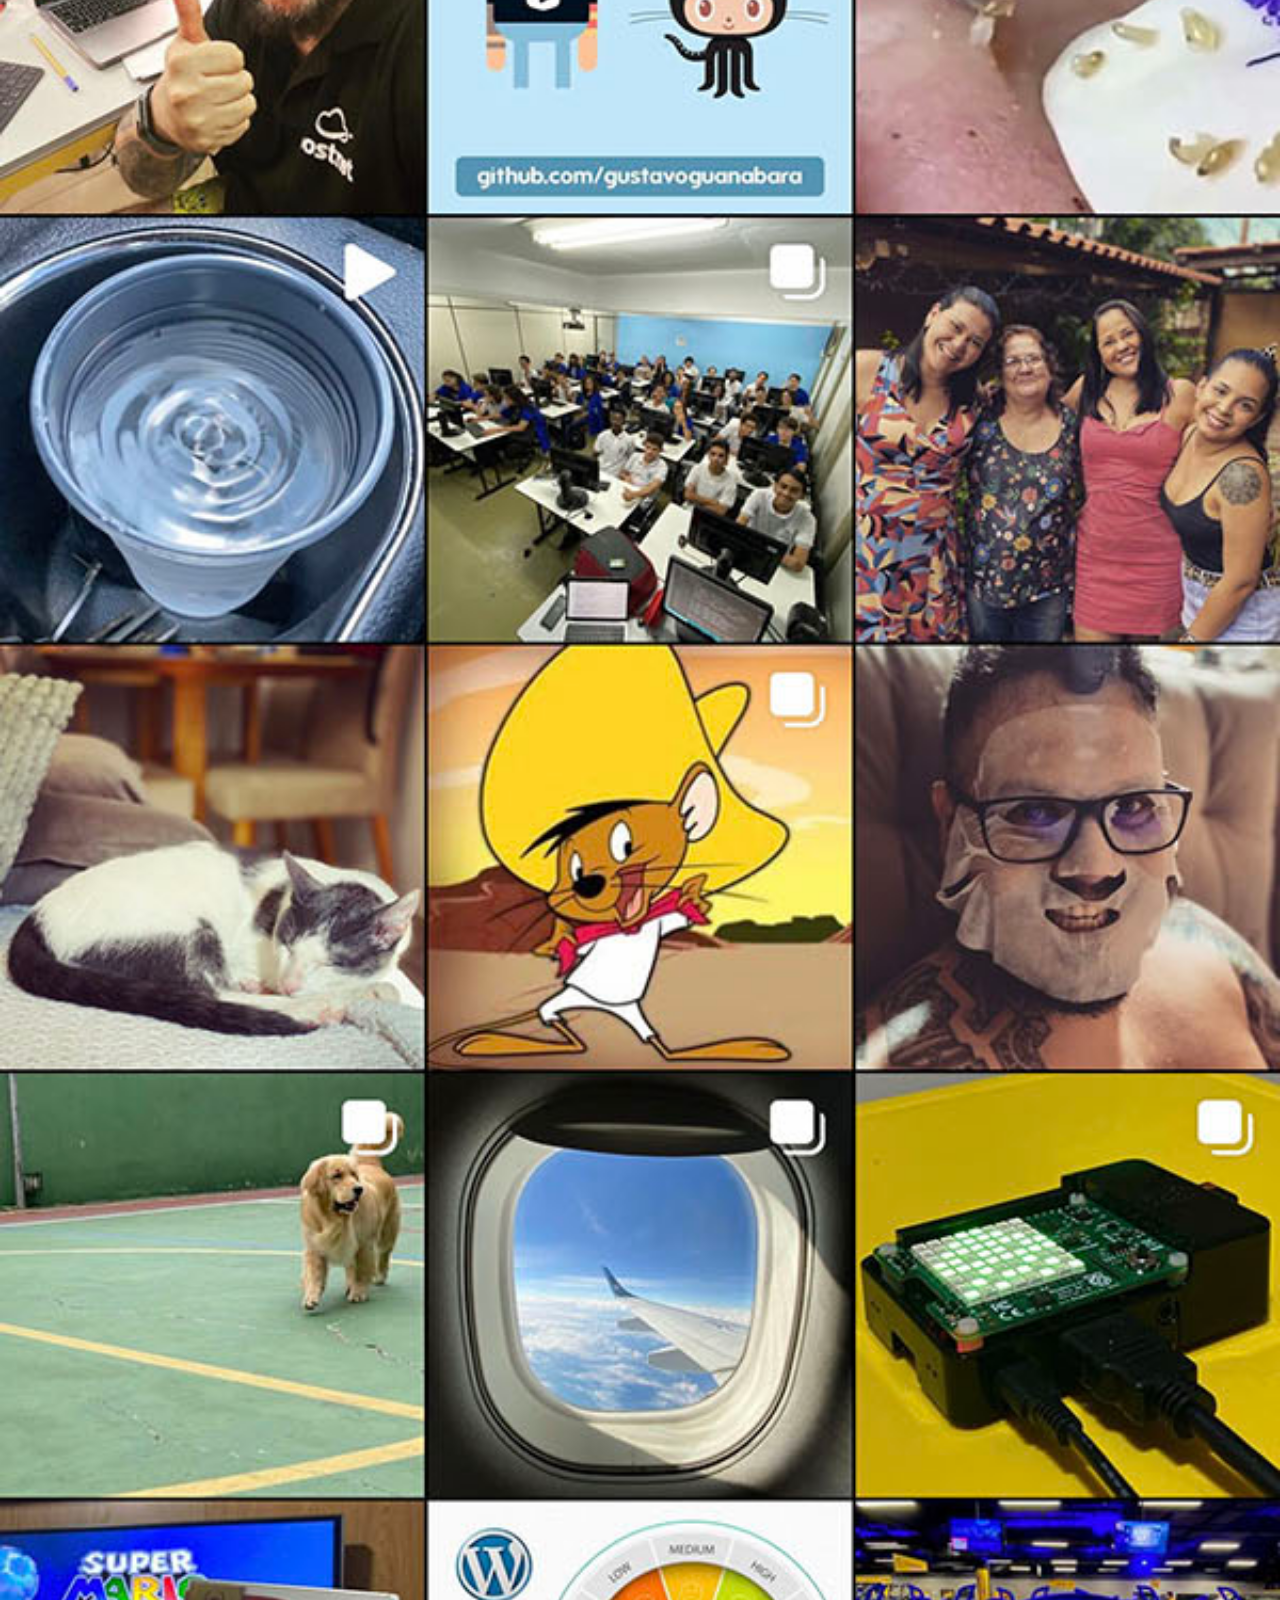
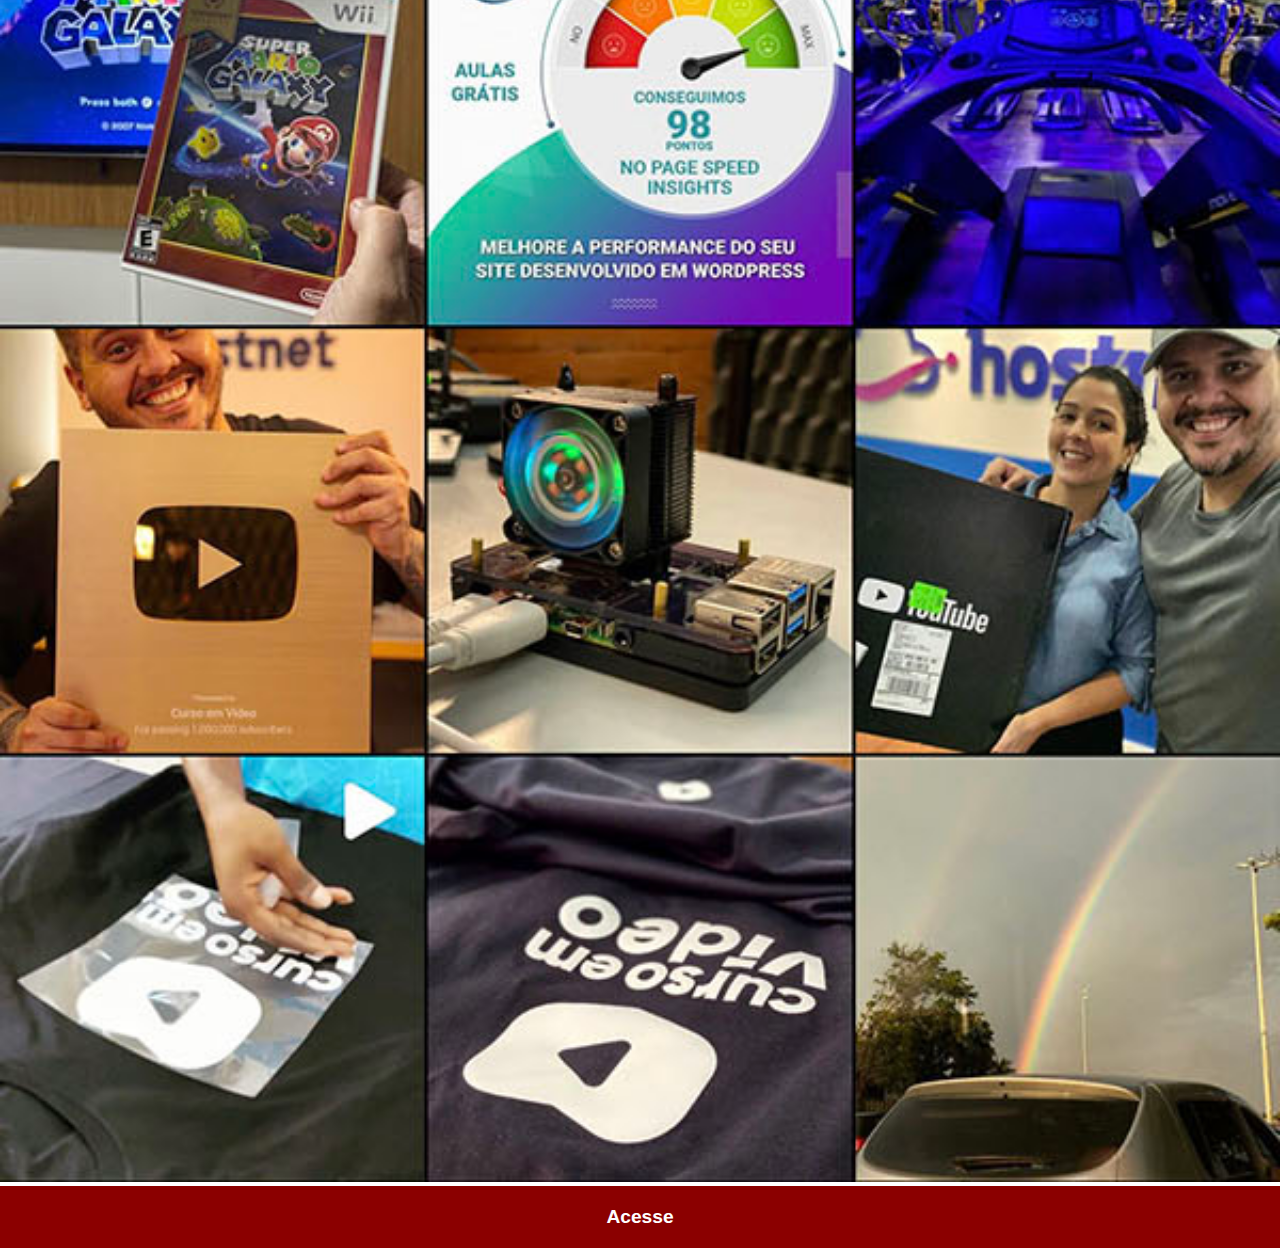
<file: instagram.html>
<!DOCTYPE html>
<html lang="pt-br">
<head>
    <meta charset="UTF-8">
    <meta http-equiv="X-UA-Compatible" content="IE=edge">
    <meta name="viewport" content="width=device-width, initial-scale=1.0">
    <title>Github</title>
    <link rel="stylesheet" href="estilos/social.css">
</head>
<body>
    <img src="imagens/tela-instagram.jpg" alt="instagram">
    <a href="#">Acesse</a>
</body>
</html>
</file>
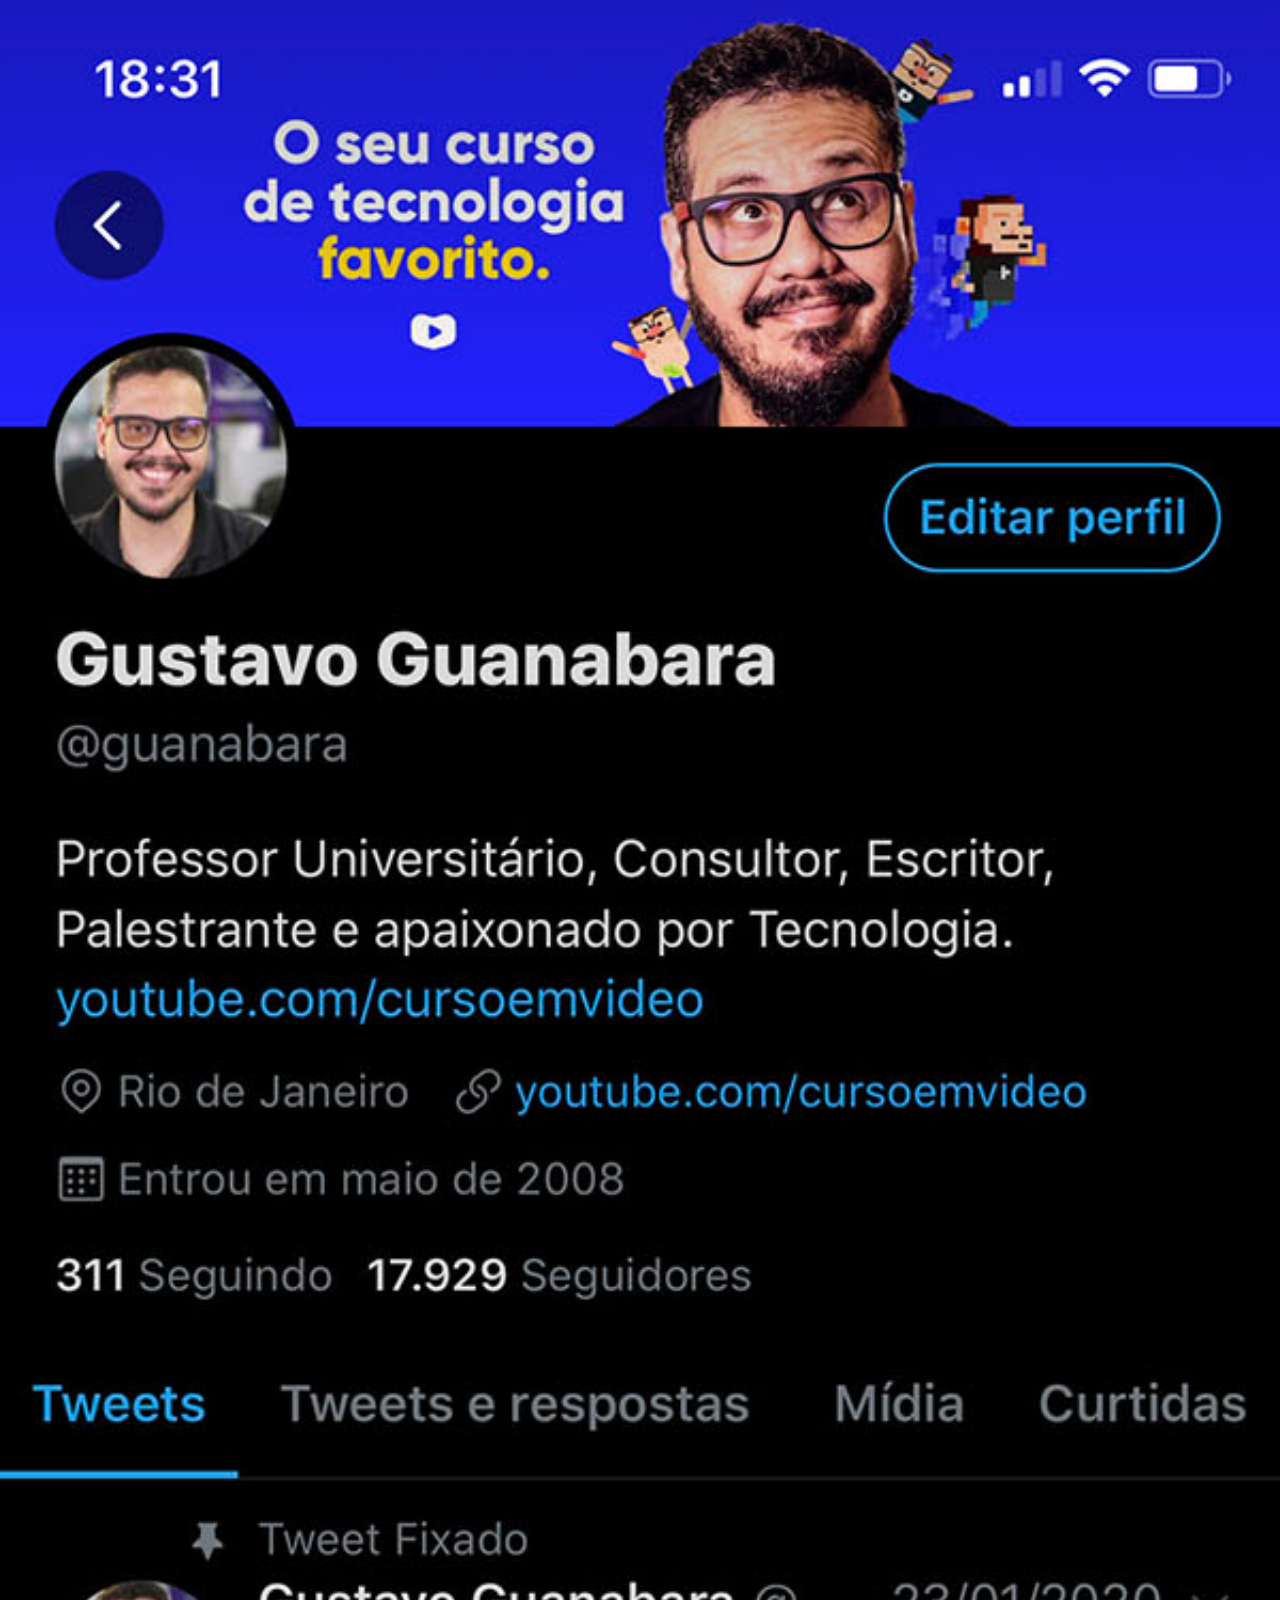
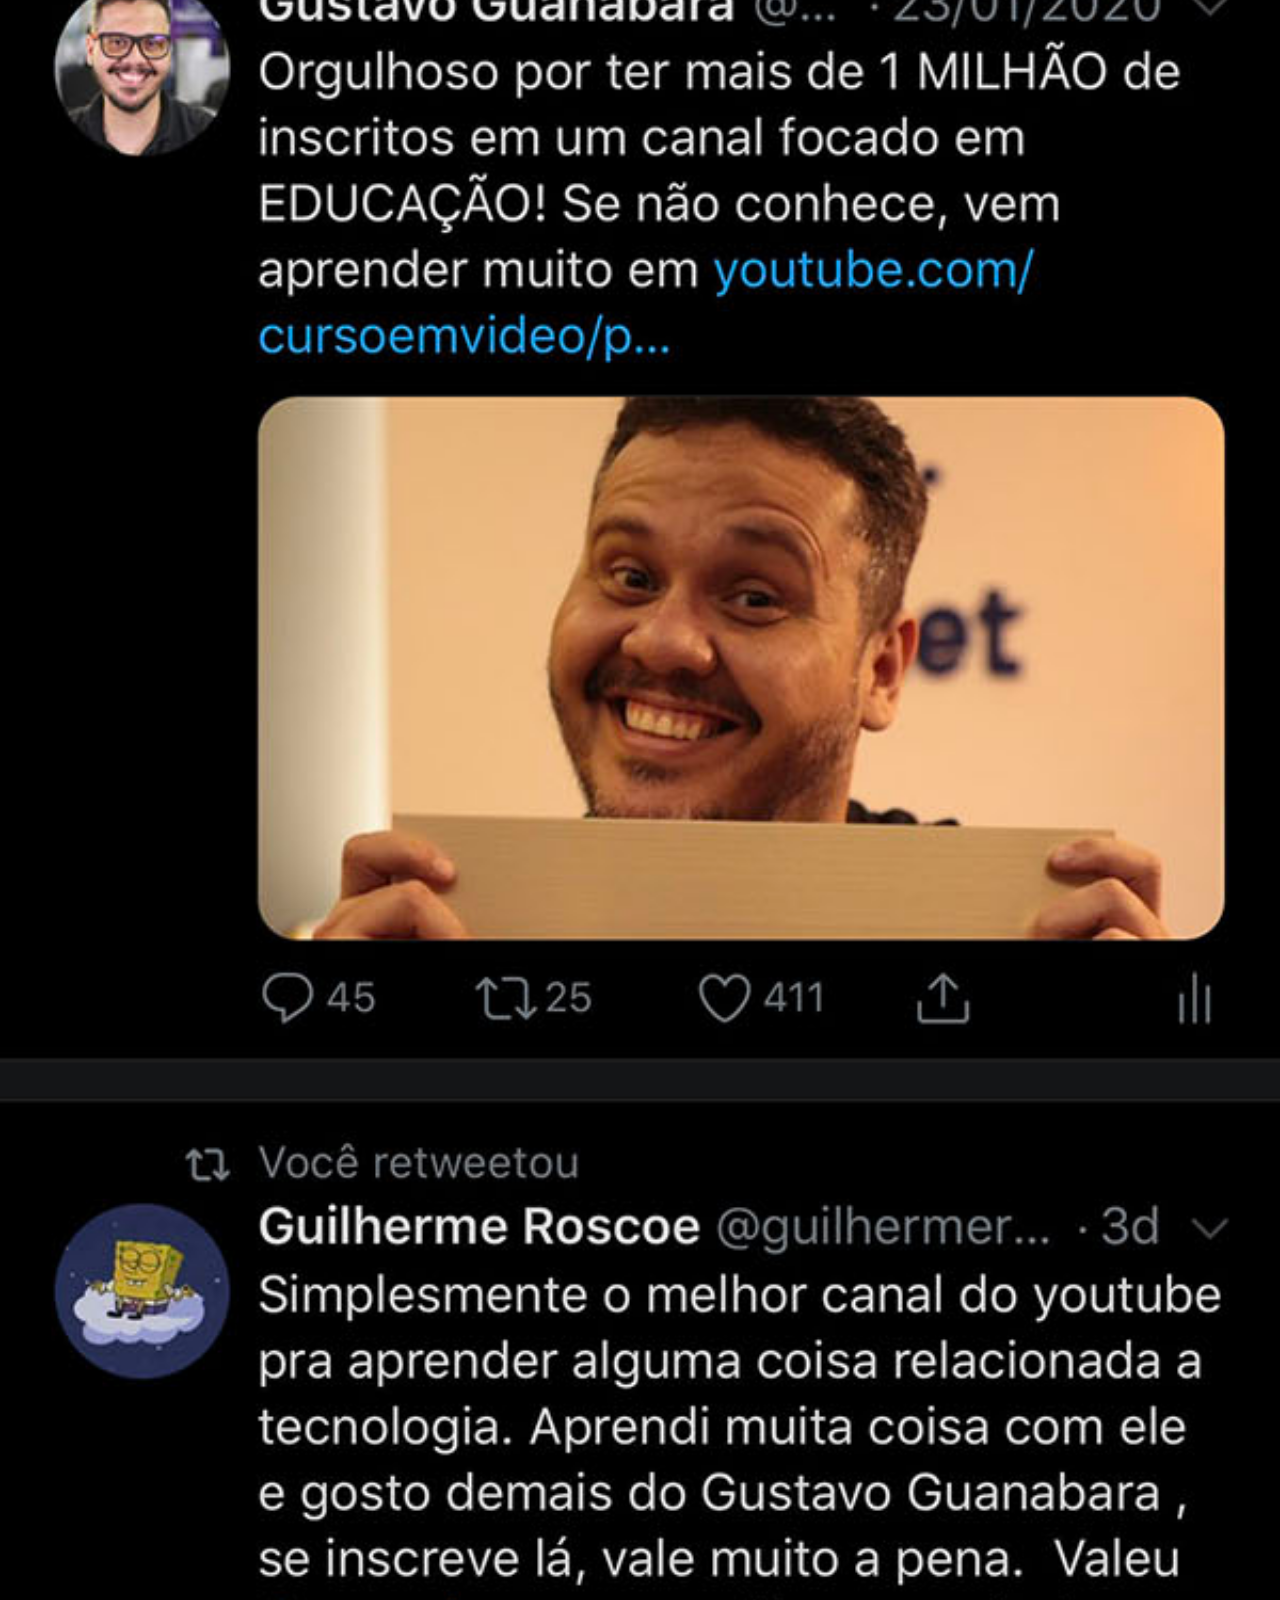
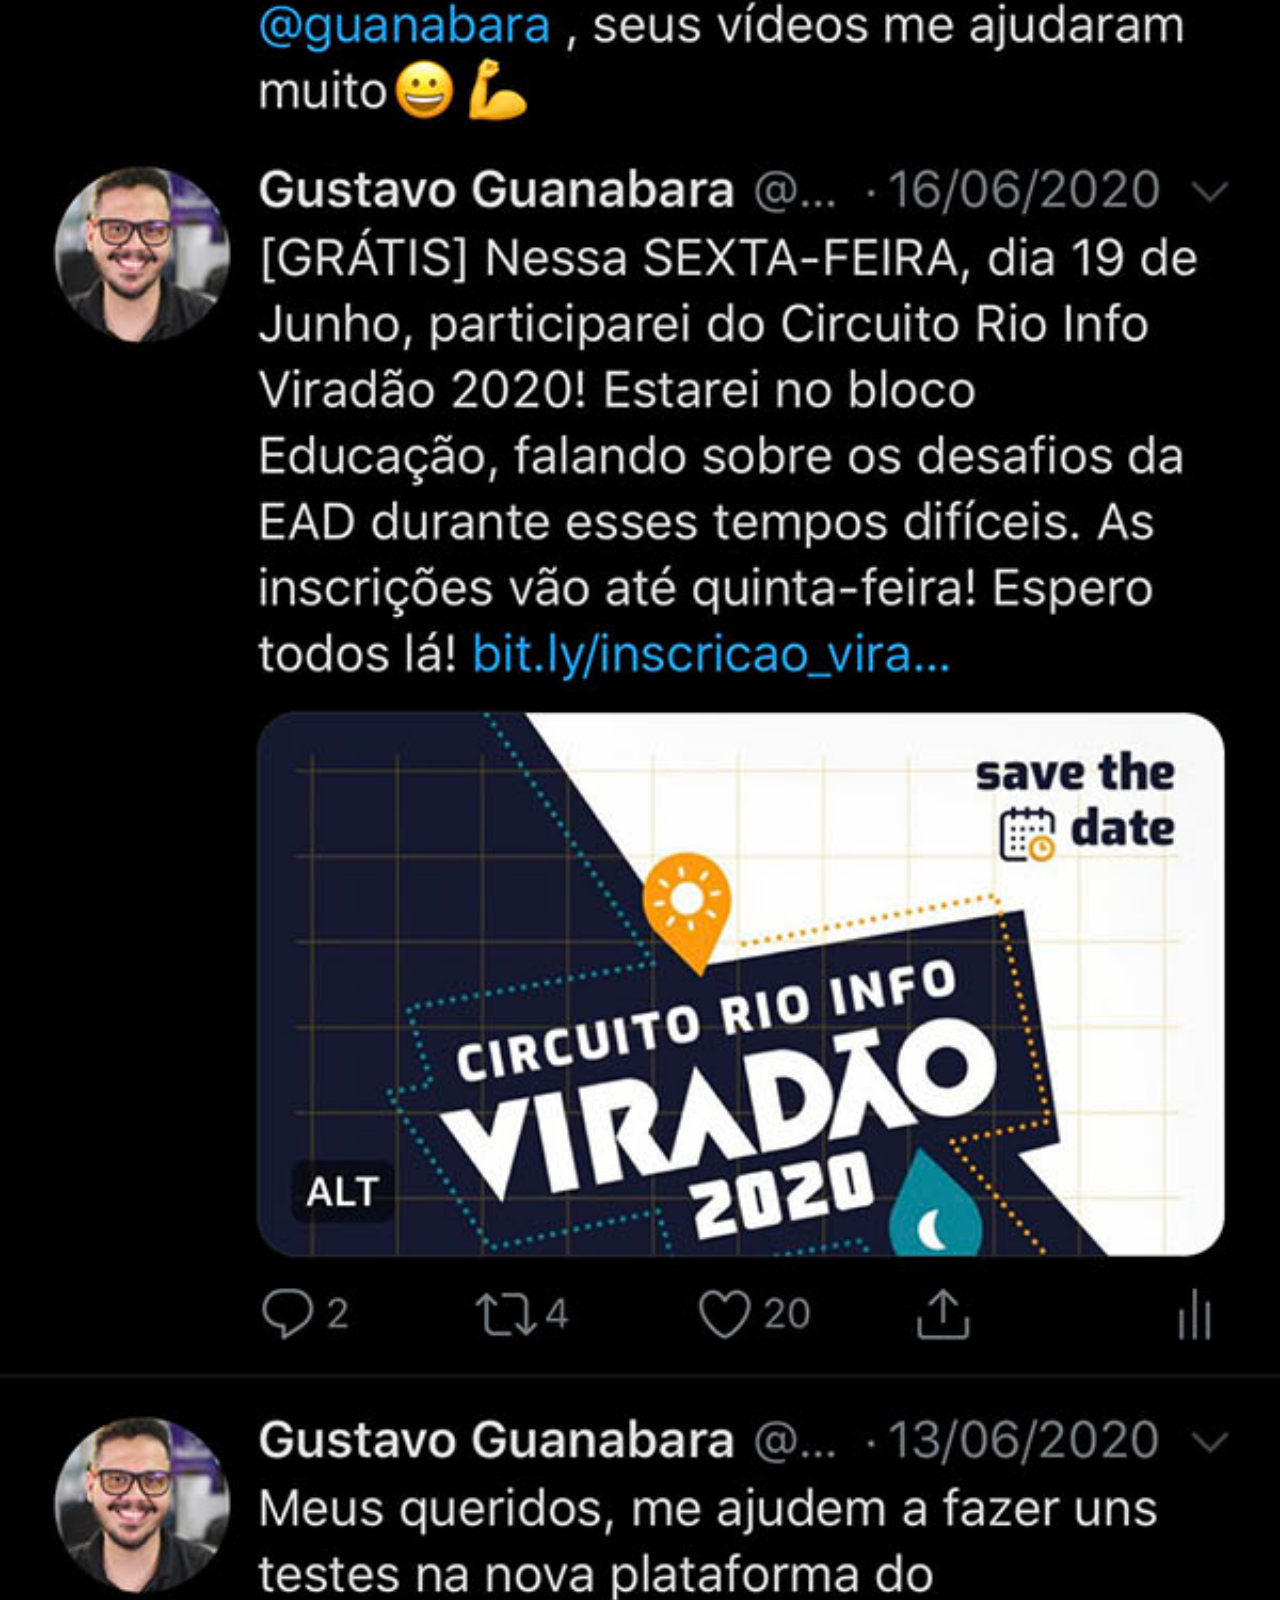
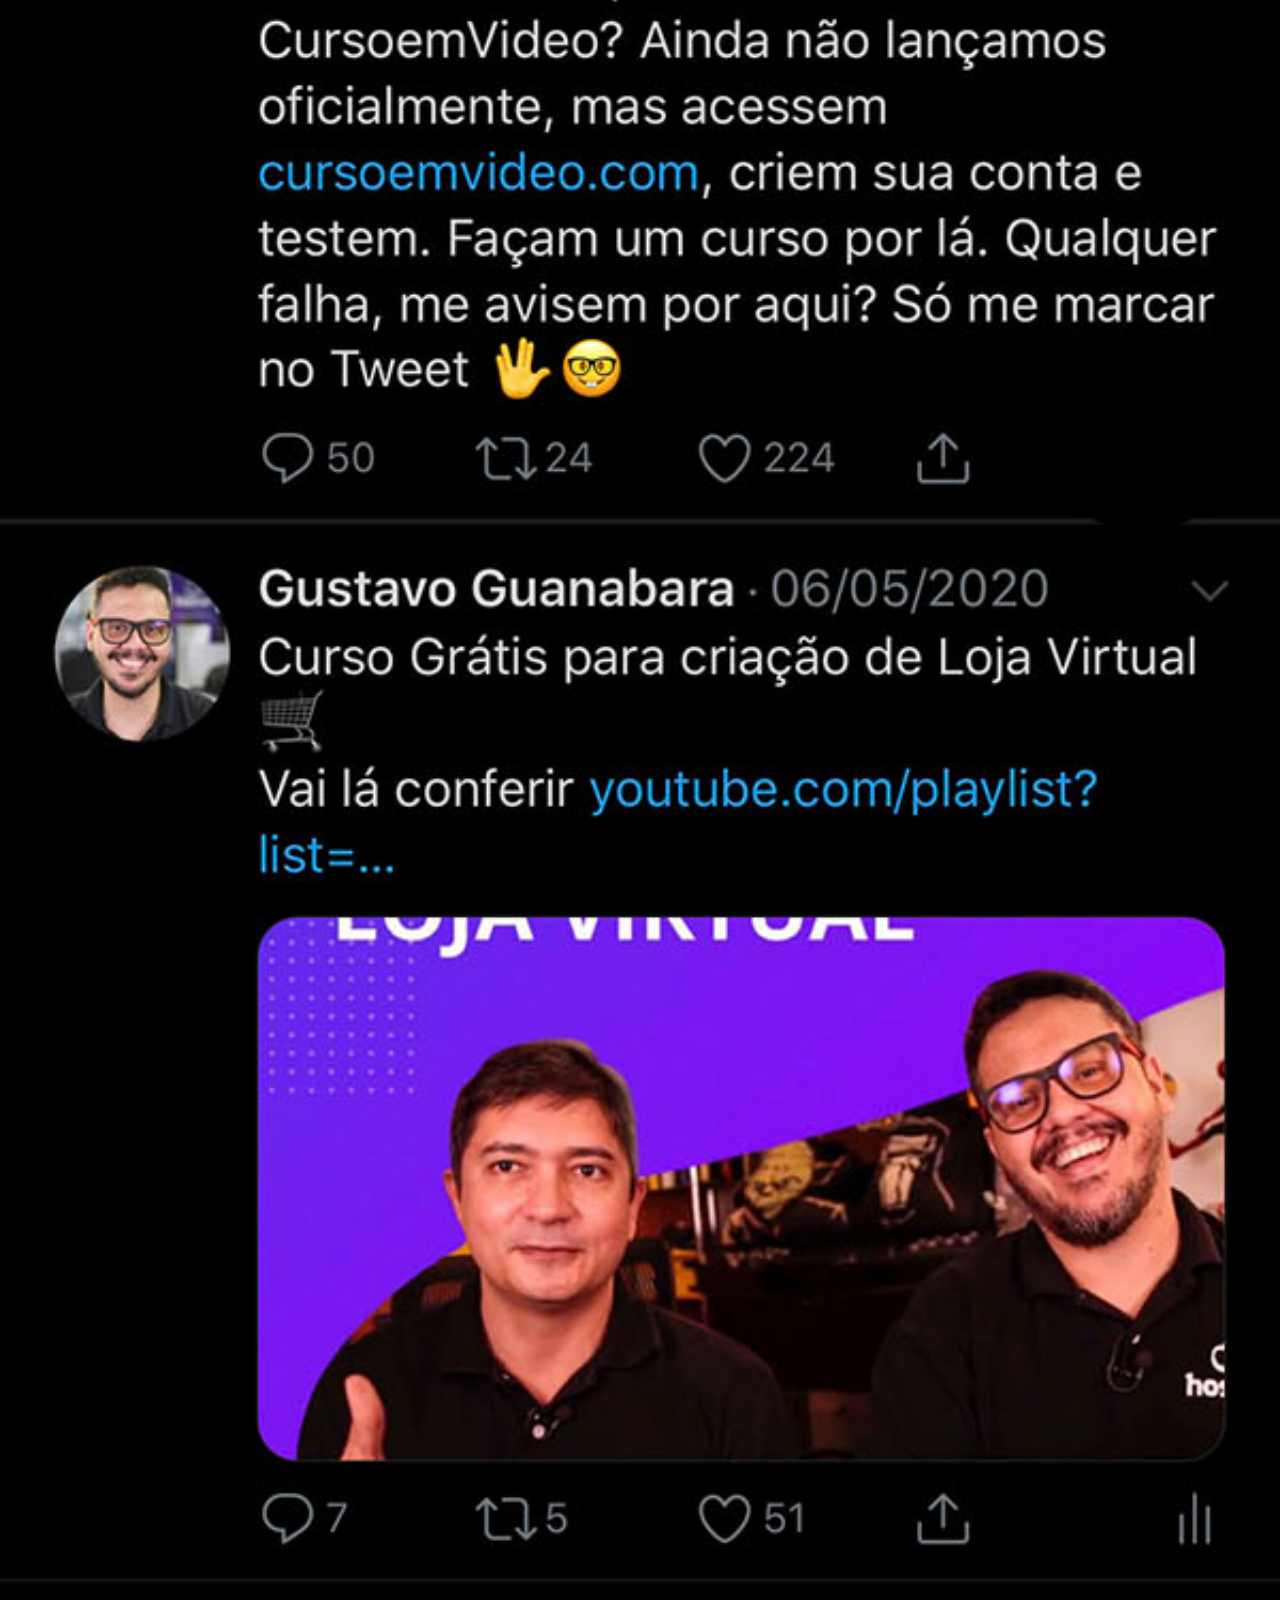
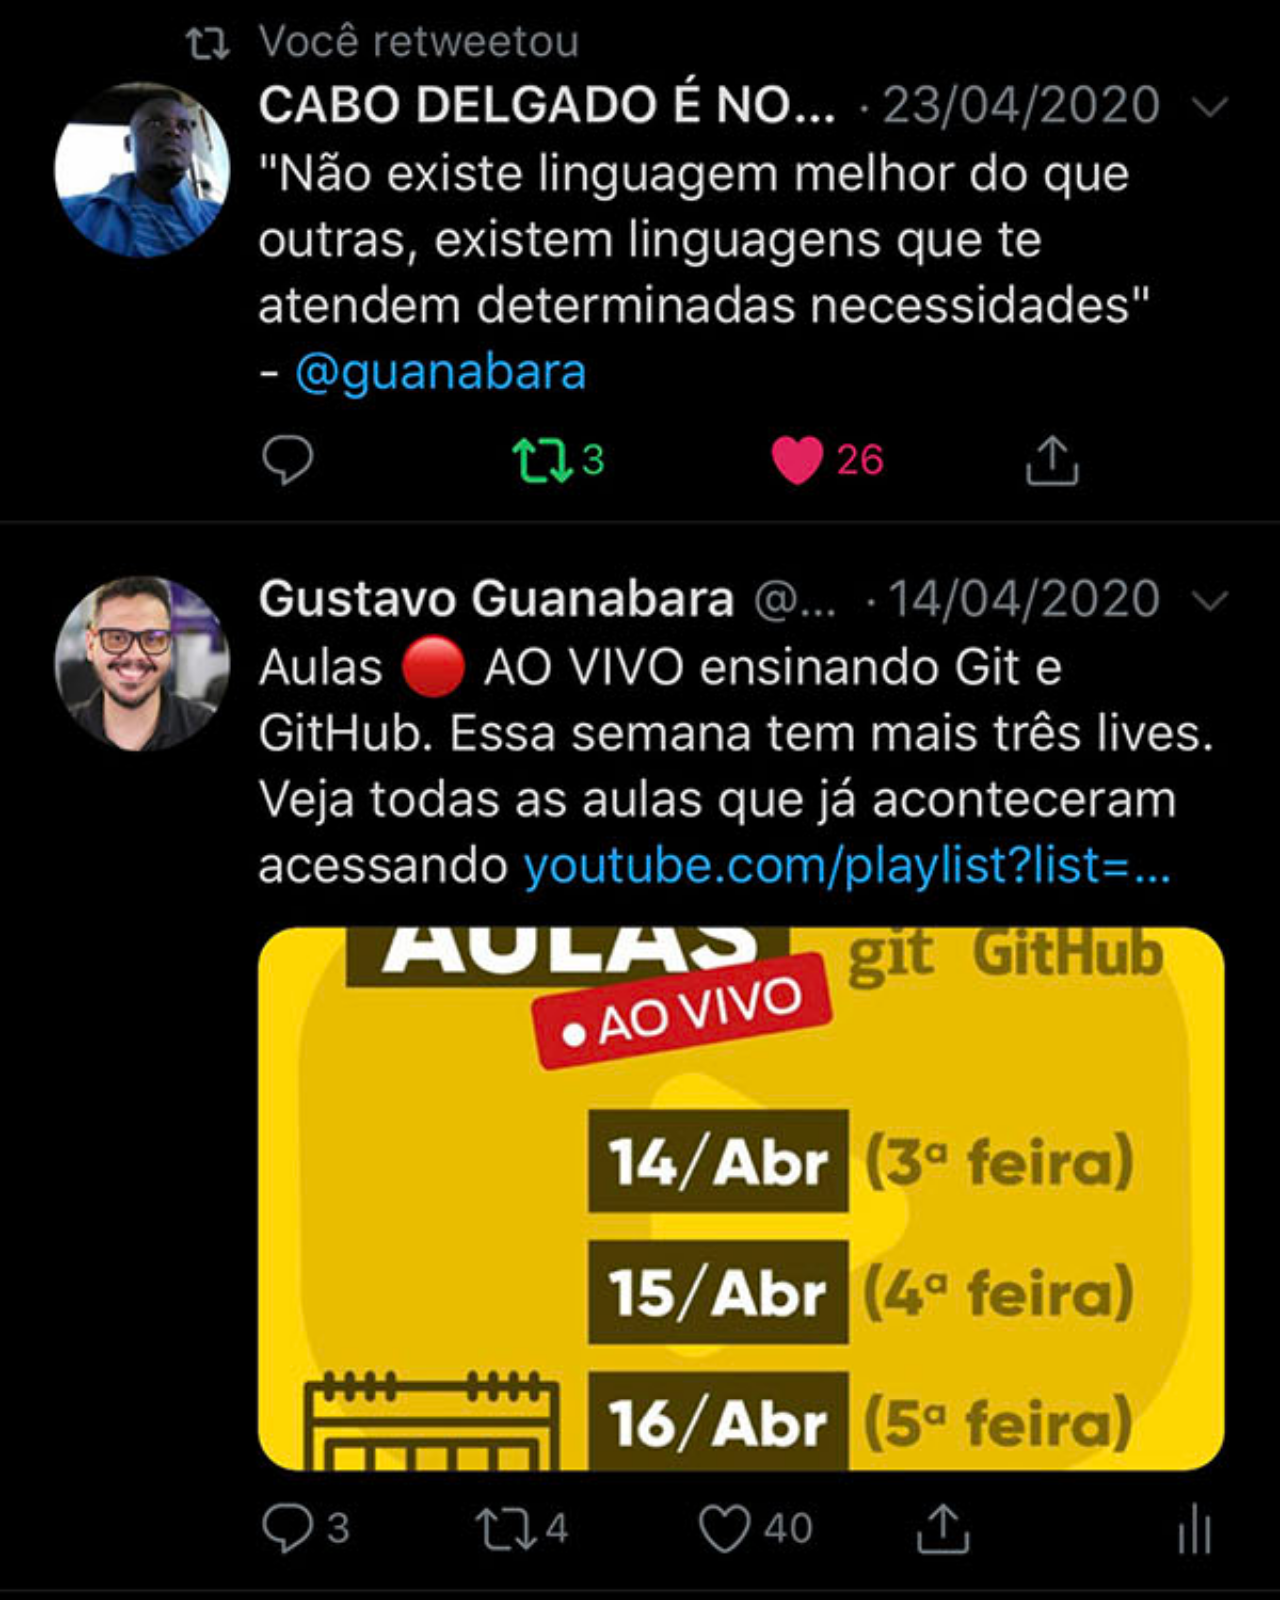
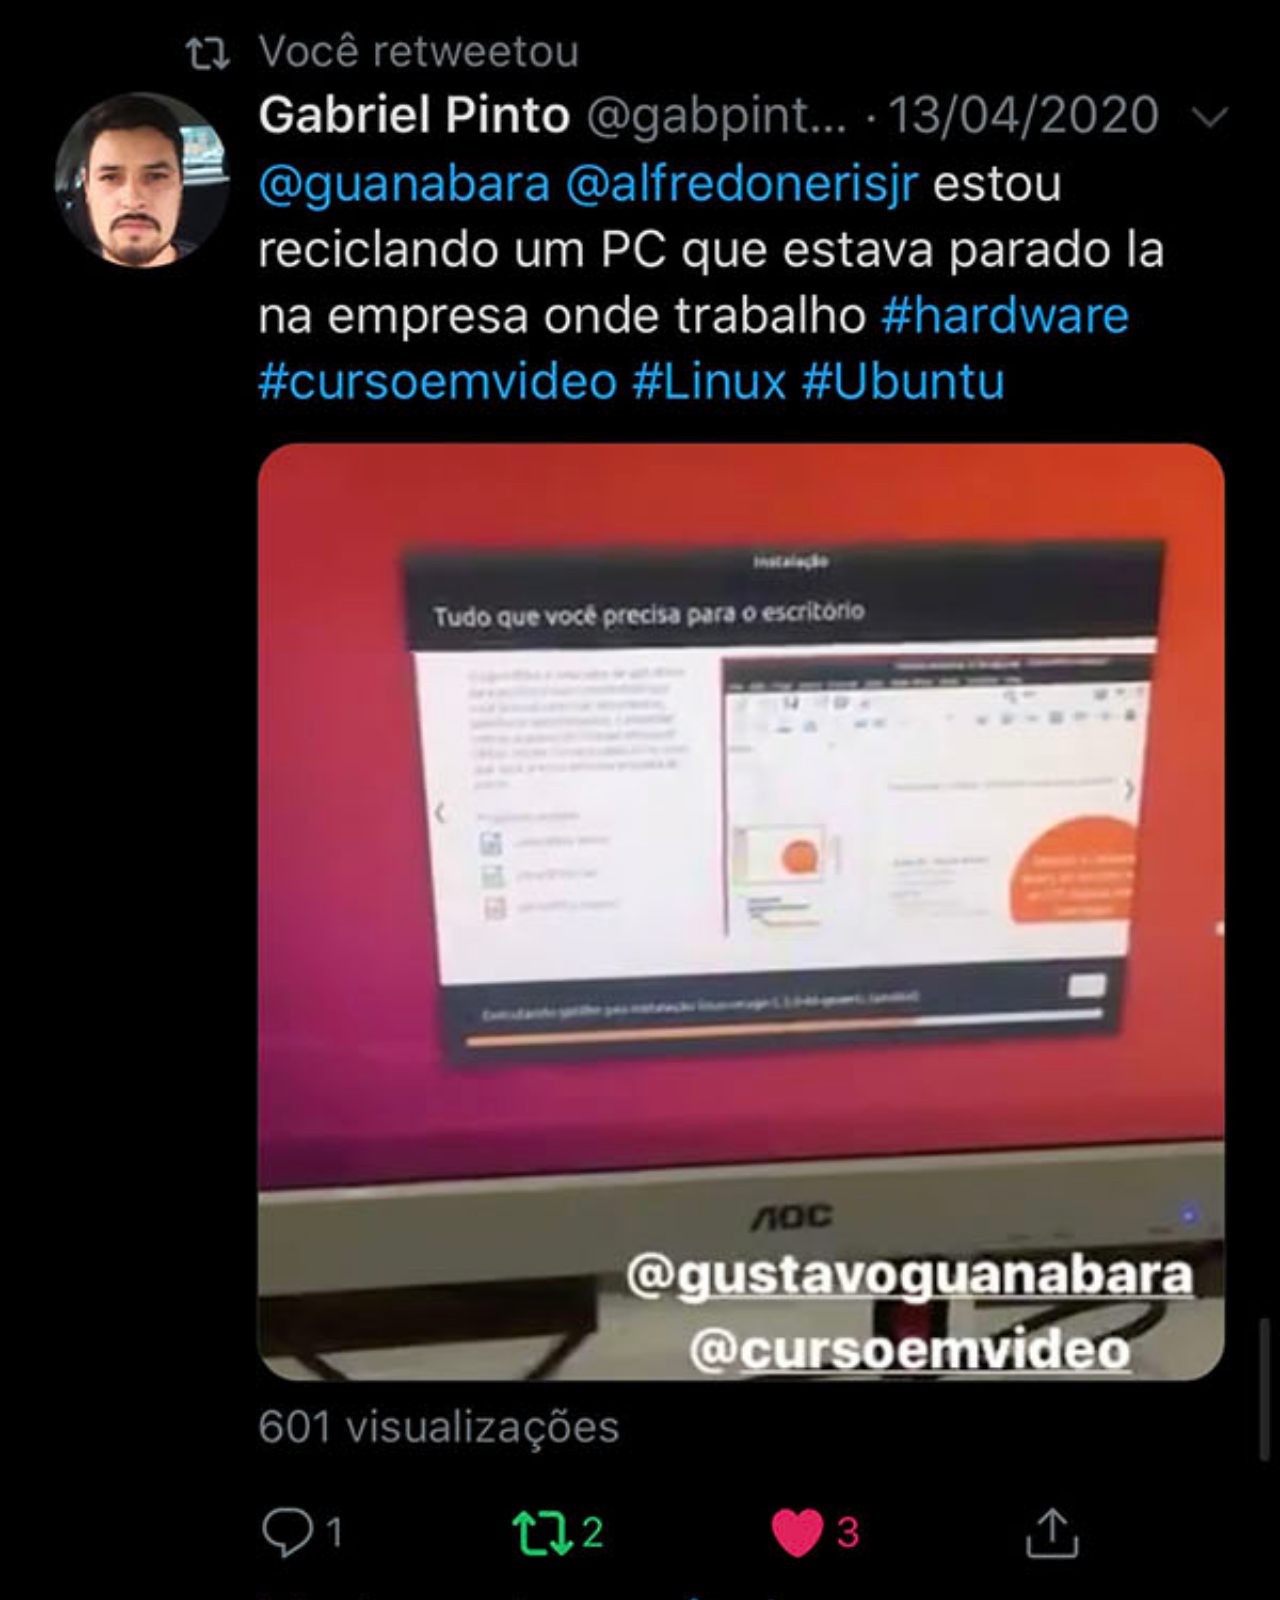
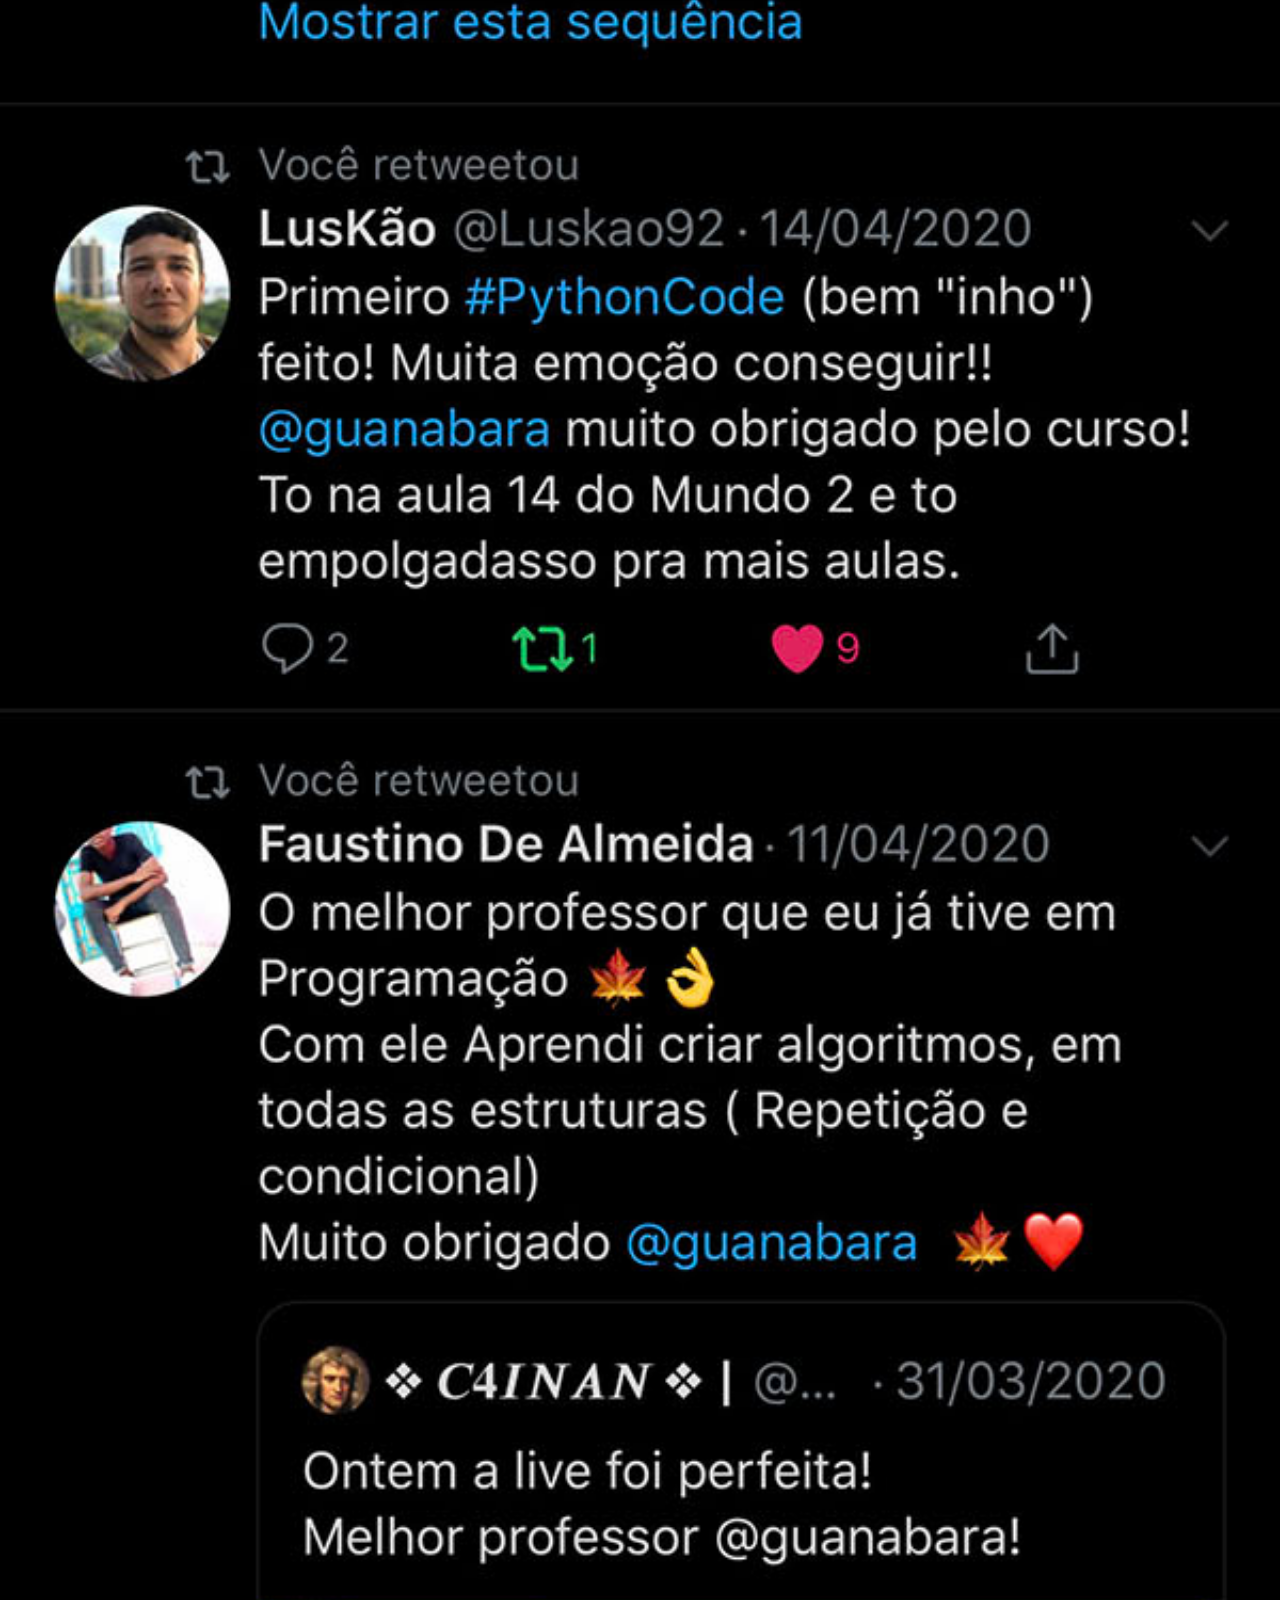
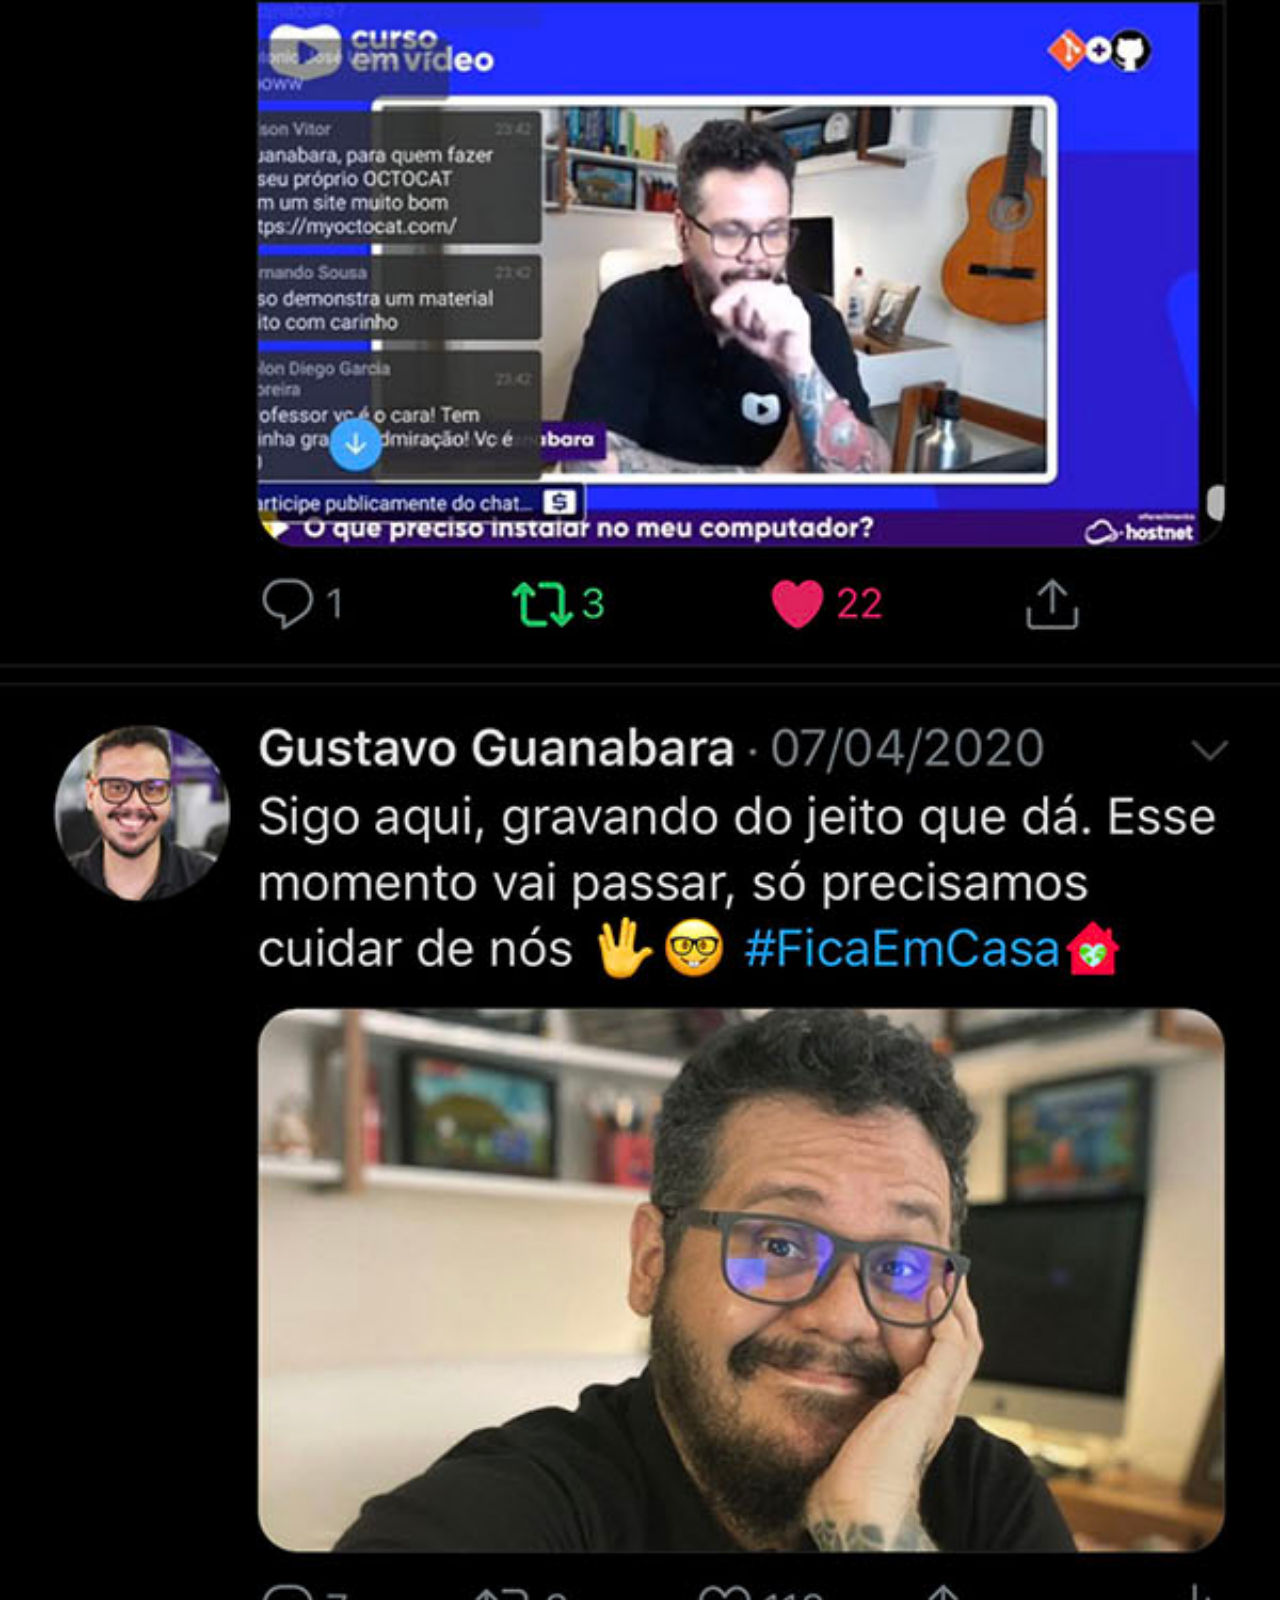
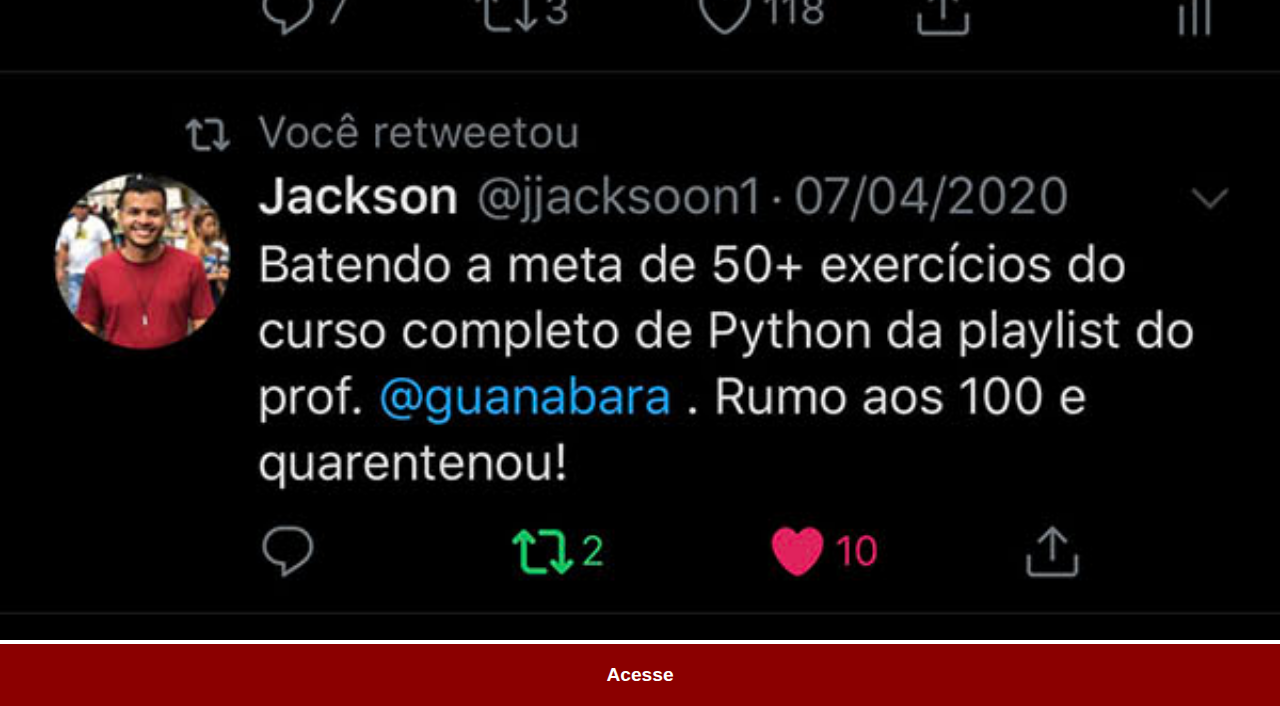
<file: twiter.html>
<!DOCTYPE html>
<html lang="pt-br">
<head>
    <meta charset="UTF-8">
    <meta http-equiv="X-UA-Compatible" content="IE=edge">
    <meta name="viewport" content="width=device-width, initial-scale=1.0">
    <title>Twiter</title>

    <link rel="stylesheet" href="estilos/social.css">
</head>
<body>
<img src="imagens/tela-twitter.jpg" alt="twiter">

<a href="https://twitter.com/guanabara?ref_src=twsrc%5Egoogle%7Ctwcamp%5Eserp%7Ctwgr%5Eauthor" target="_blank"> Acesse </a>

    
</body>
</html>
</file>
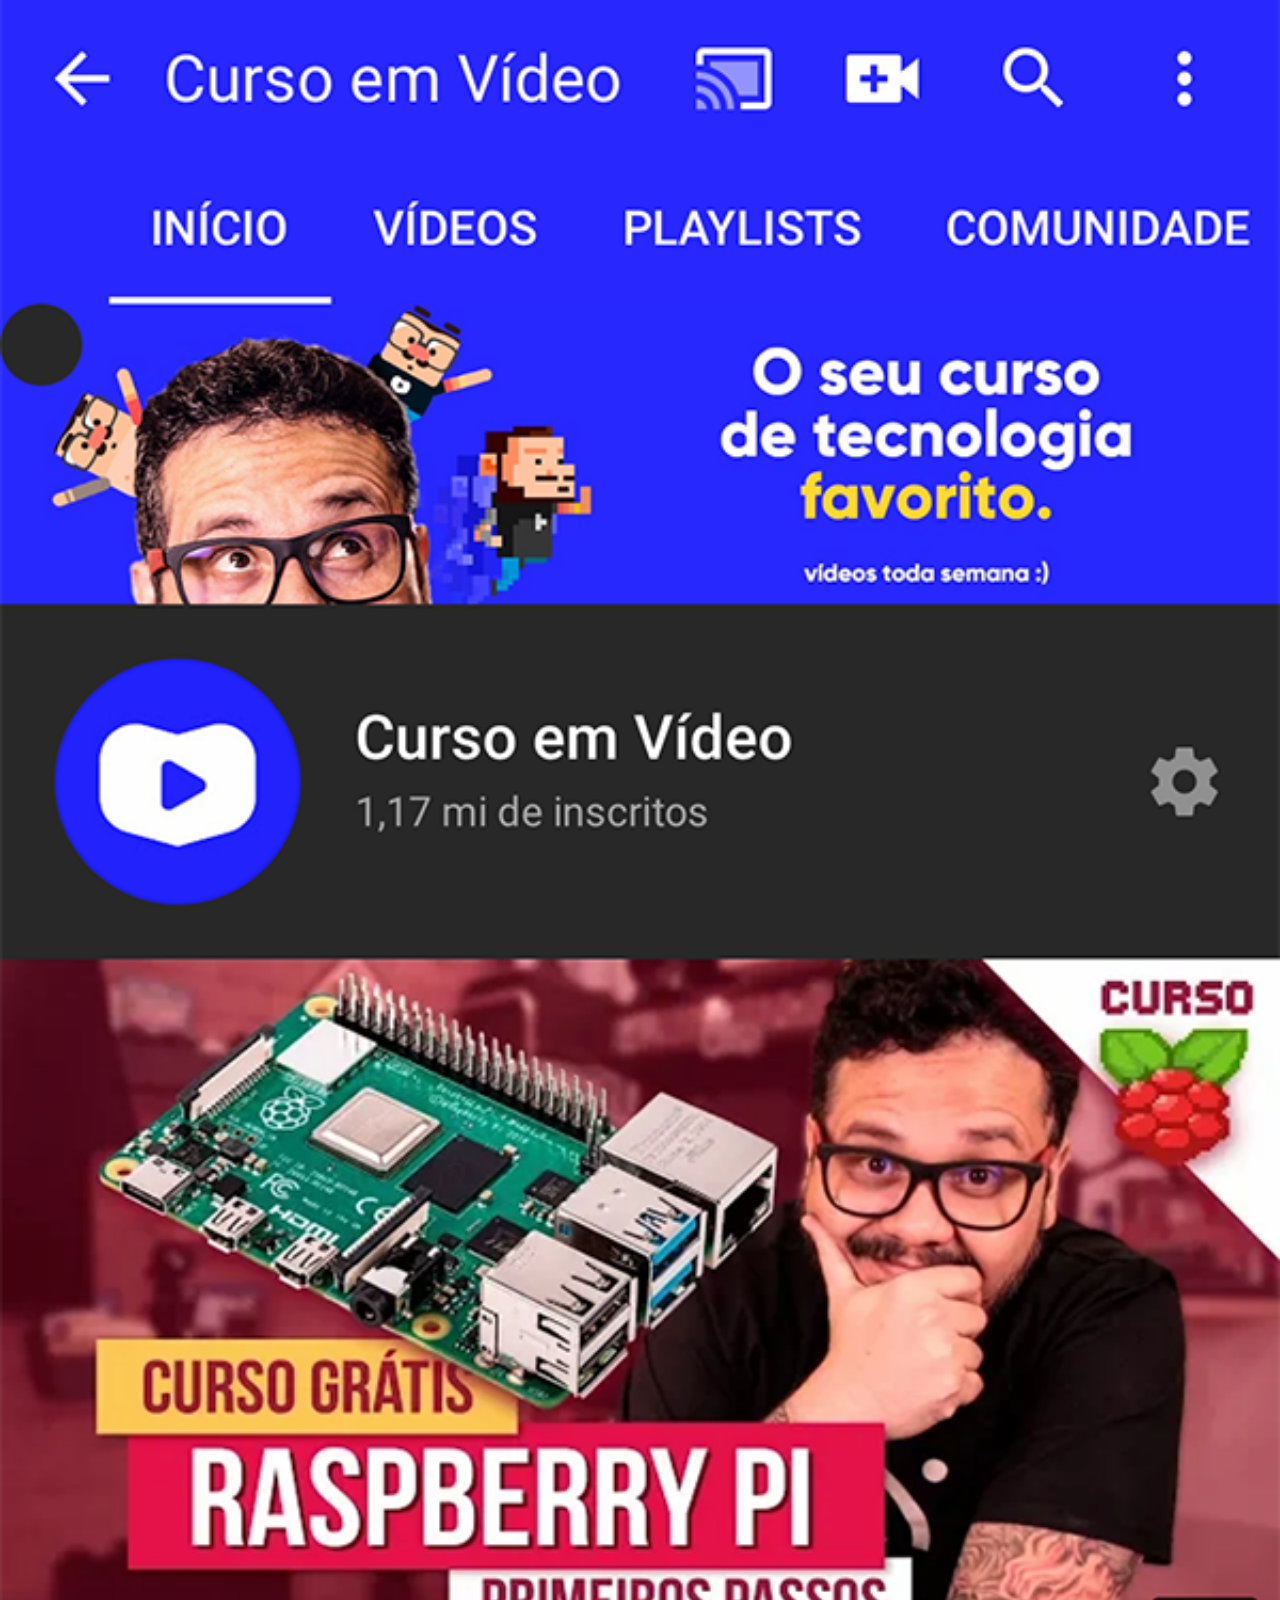
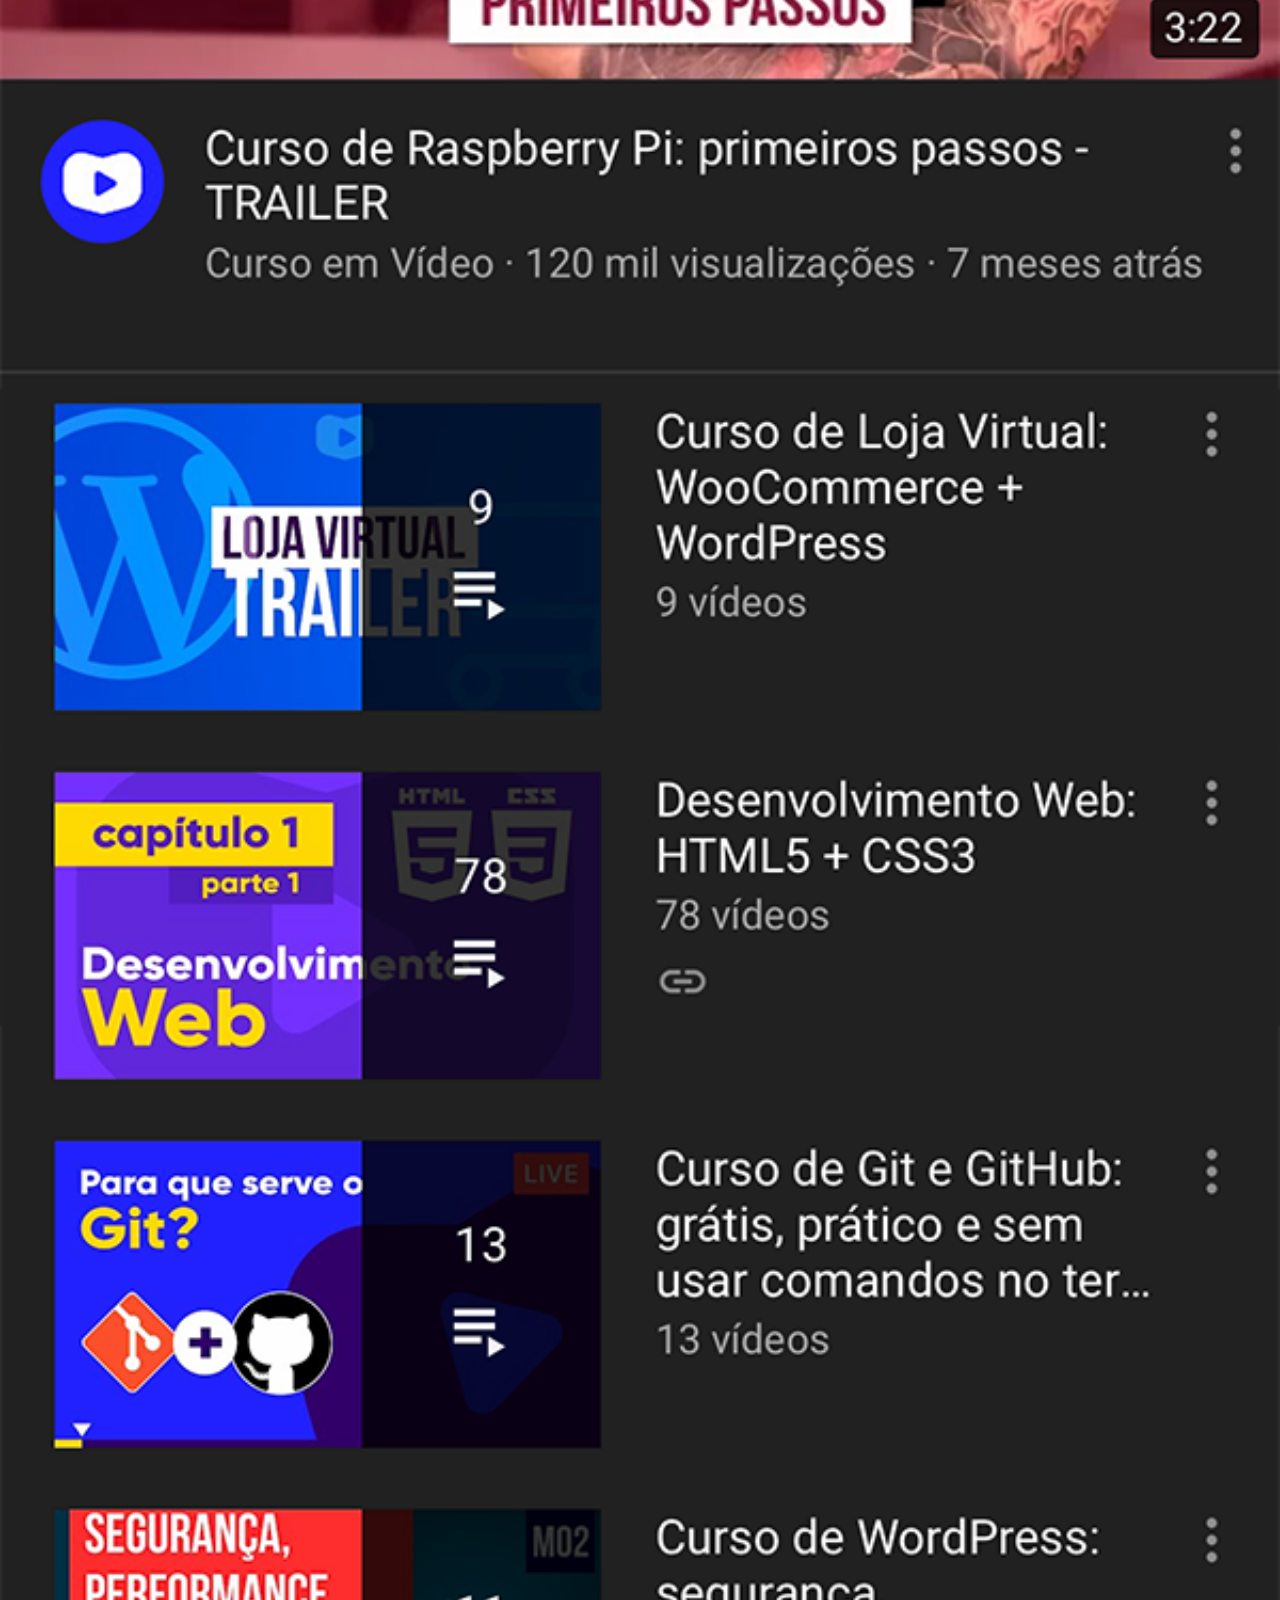
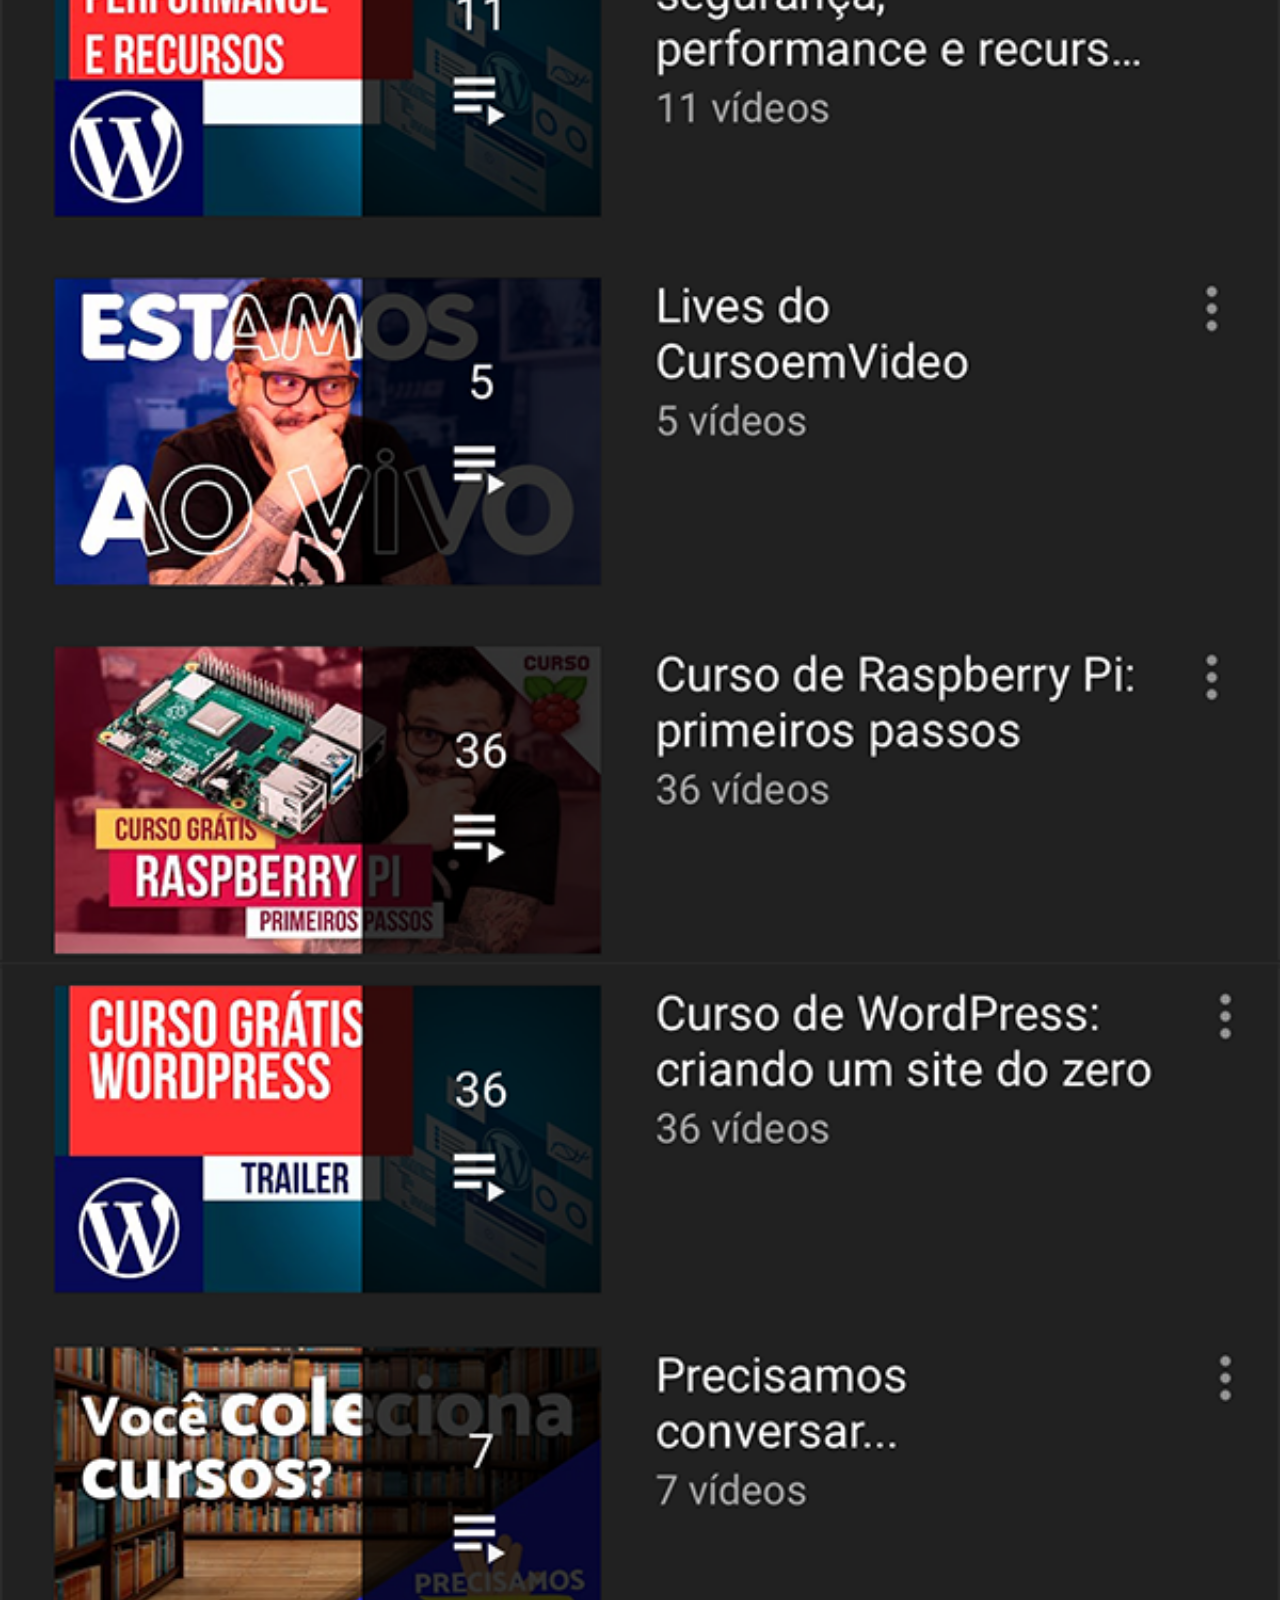
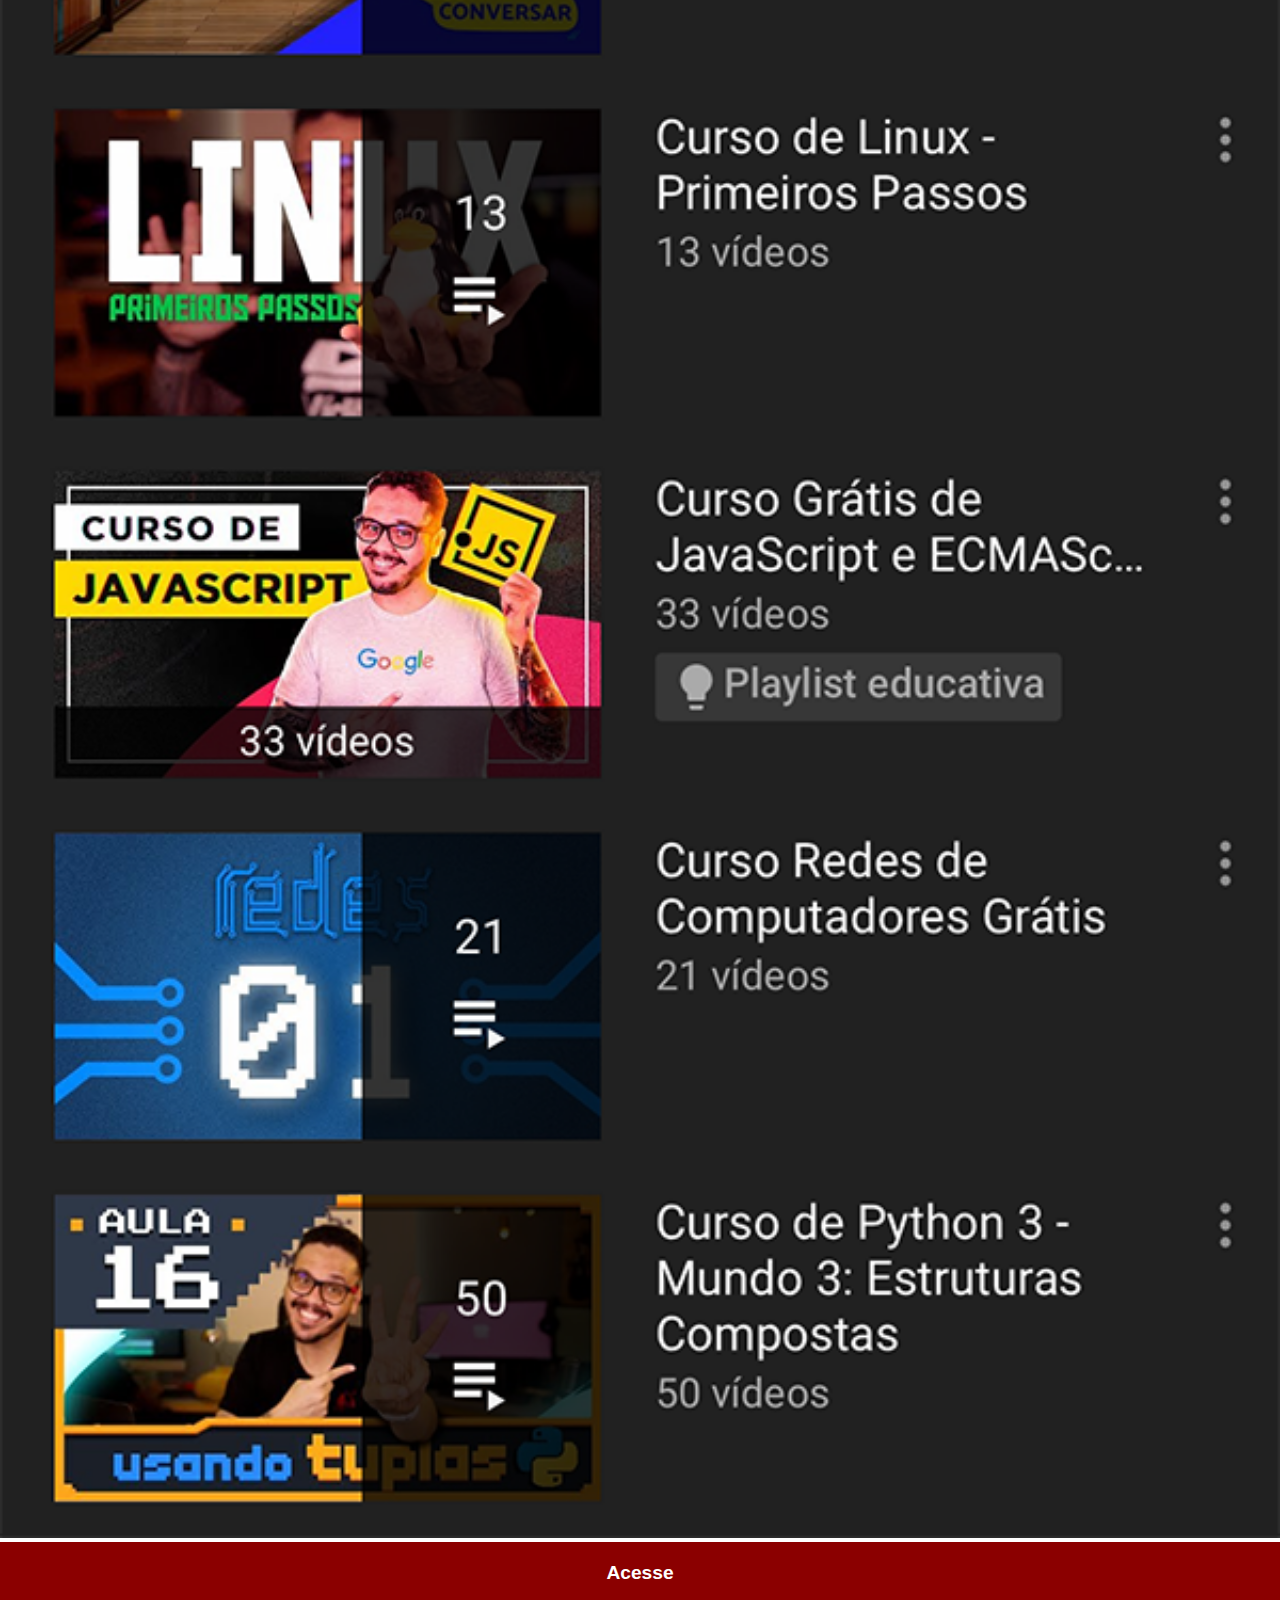
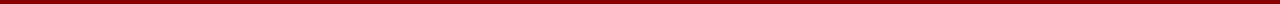
<file: youtube.html>
<!DOCTYPE html>
<html lang="pt-br">
<head>
    <meta charset="UTF-8">
    <meta http-equiv="X-UA-Compatible" content="IE=edge">
    <meta name="viewport" content="width=device-width, initial-scale=1.0">
    <title>Twiter</title>

    <link rel="stylesheet" href="estilos/social.css">
</head>
<body>
<img src="imagens/tela-youtube.png" alt="youtube">

<a href="https://www.youtube.com/@CursoemVideo/videos" target="_blank">Acesse</a>

    
</body>
</html>
</file>
<file: estilos/style.css>
@charset "UTF-8";

* {
    margin: 0px;
    padding: 0px;
    font-family: Arial, Helvetica, sans-serif;
}

html, body {
    height: 100vh;
    width: 100vw;
    background-color: black;
}

body {
    background: url(../imagens/fundo-madeira.jpg) no-repeat top center;
    background-size: cover;
    background-attachment: fixed;

}

main {
    height: 100vh;
    position: relative;
    
}

section#telefone {
    height: 627px;
    width: 311px;
    position: absolute;
    top: 50%;
    left: 50%;
    transform: translate(-50%, -50%);
    background: url(../imagens/frame-iphone.png) no-repeat;
}

iframe#tela {
    position: relative;
    top: 80px;
    left: 22px;
    width: 265px;
    height: 471px;
    
}

section#redes-sociais {
    text-align: center;
    
}

section#redes-sociais img {
    width: 60px;
    margin: 20px;
    border-radius: 50%;
    box-shadow: 2px 2px 5px rgba(0, 0, 0, 0.418);
    box-sizing: border-box;
        
}

section#redes-sociais img:hover {
    border: 1px solid rgba(255, 255, 255, 0.603);
    transform: translate(-3px, -3px);
    box-shadow: 5px 5px 10px rgba(0, 0, 0, 0.5);
    transition: transform .3s, border .5s;
}
</file>
<file: estilos/social.css>
@charset "UTF-8";

*{
    margin: 0px;
    padding: 0px;
    font-family: Arial, Helvetica, sans-serif;
}

::-webkit-scrollbar {
    width: 0px;
    height: 0px;
}

img {
    width: 100vw;
    
}

a {
    display: block;
    background-color: darkred;
    padding: 20px;
    text-align: center;
    font-weight: bold;
    text-decoration: none;
    font-size: 1.2em;
    font-weight: bold;
    color: white;
}

a:hover {
    background-color: red;
}
</file>
